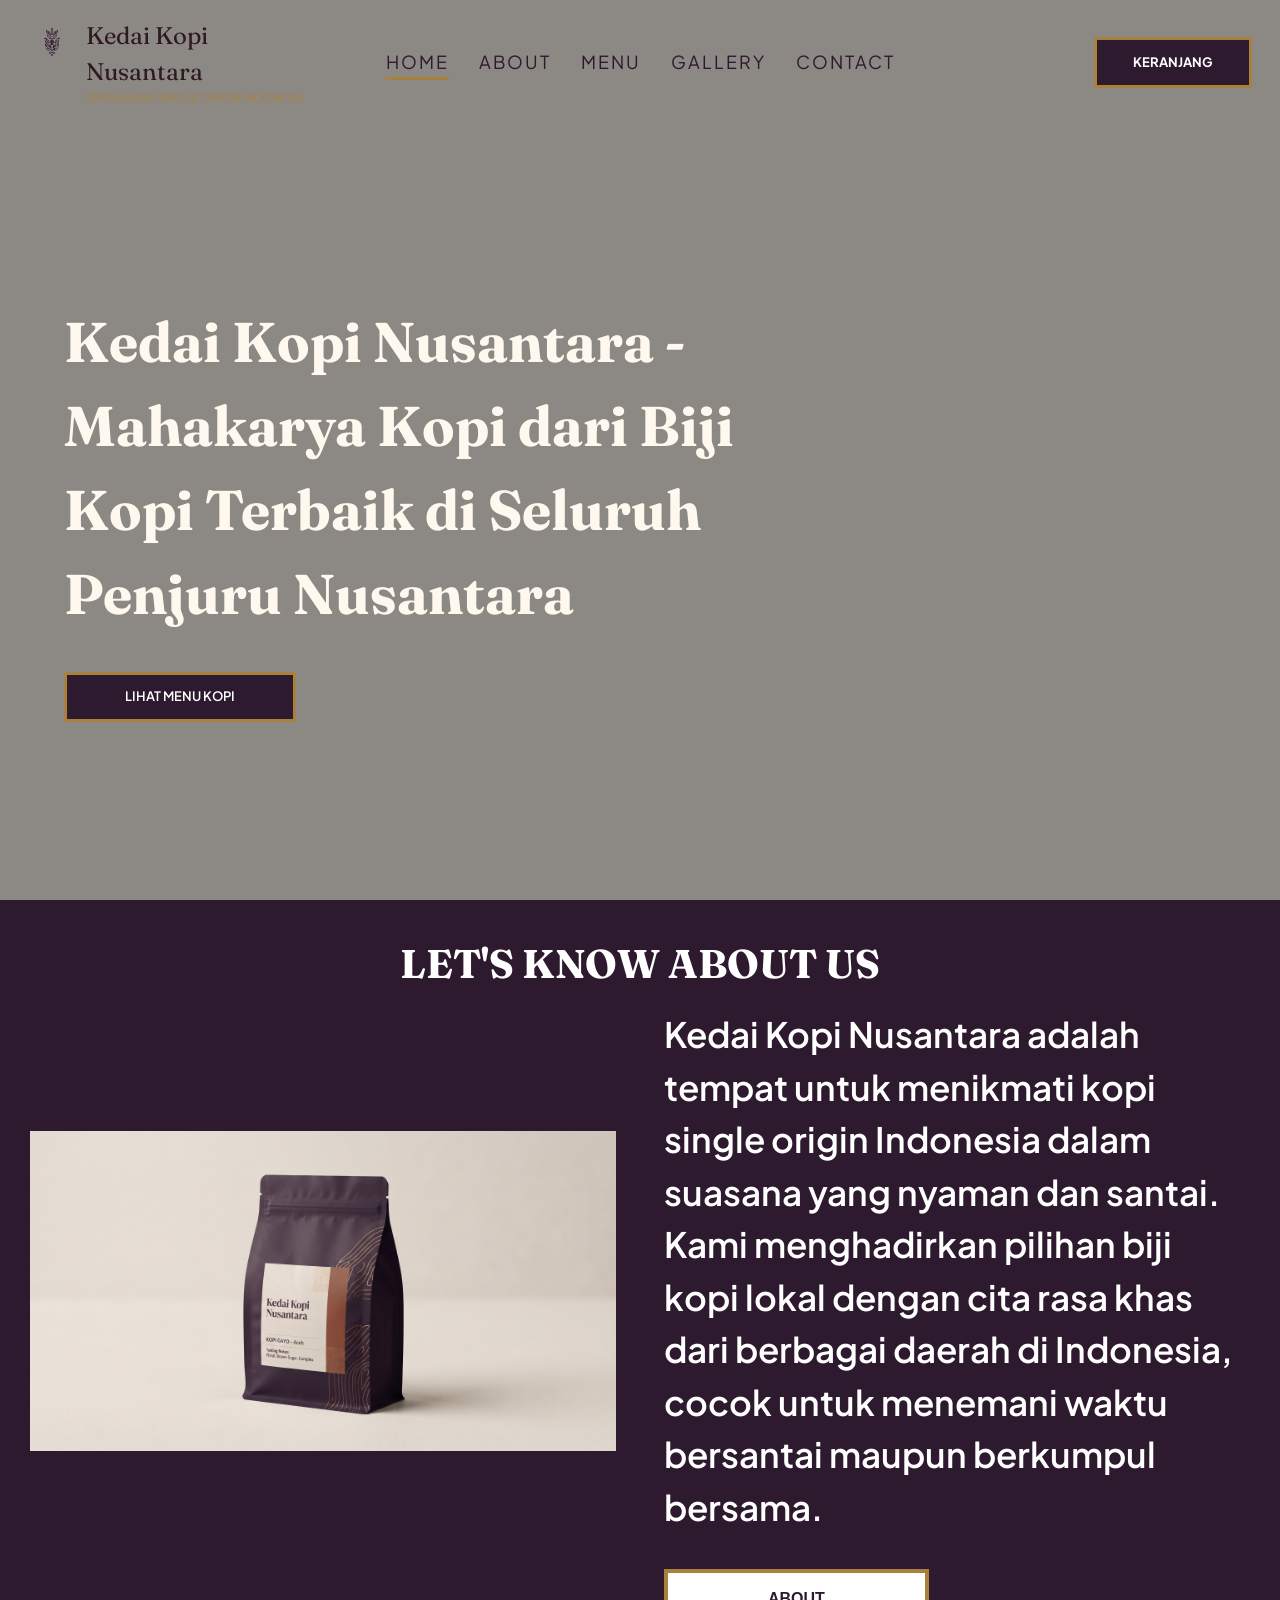
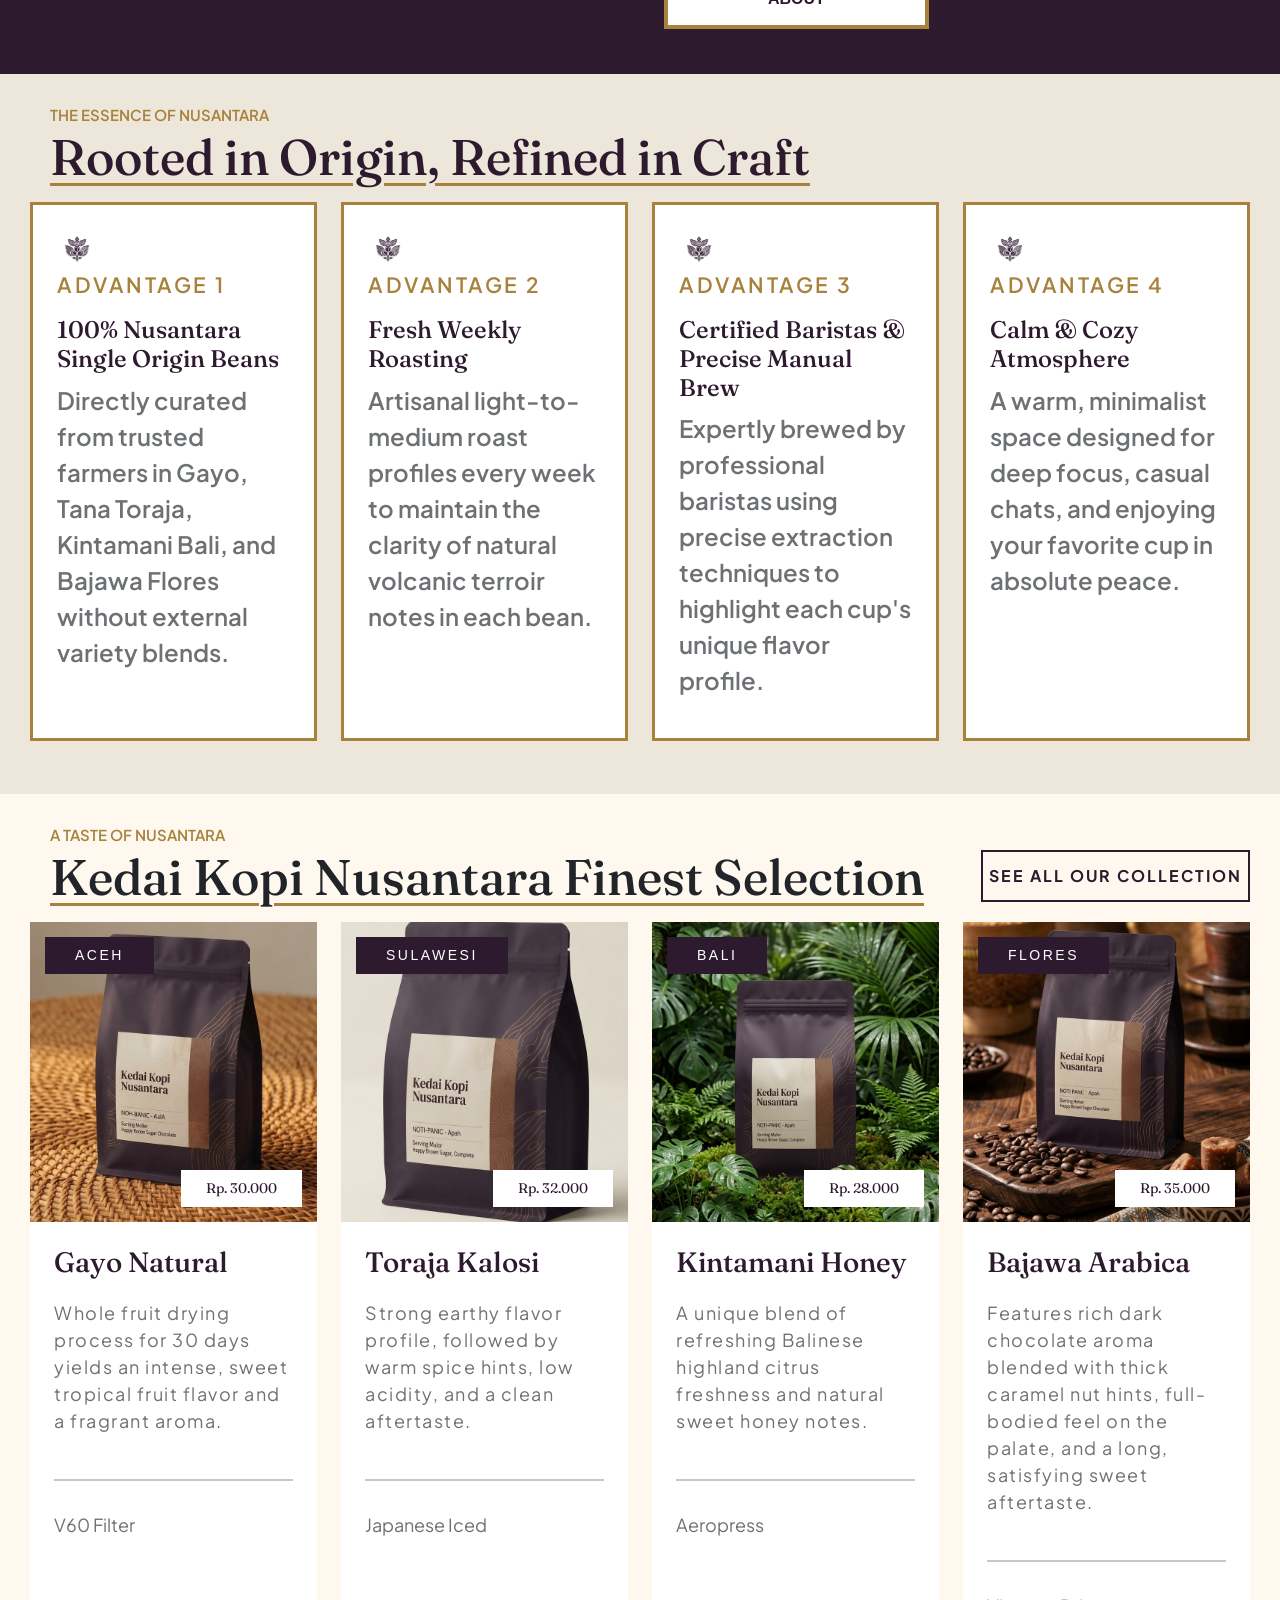
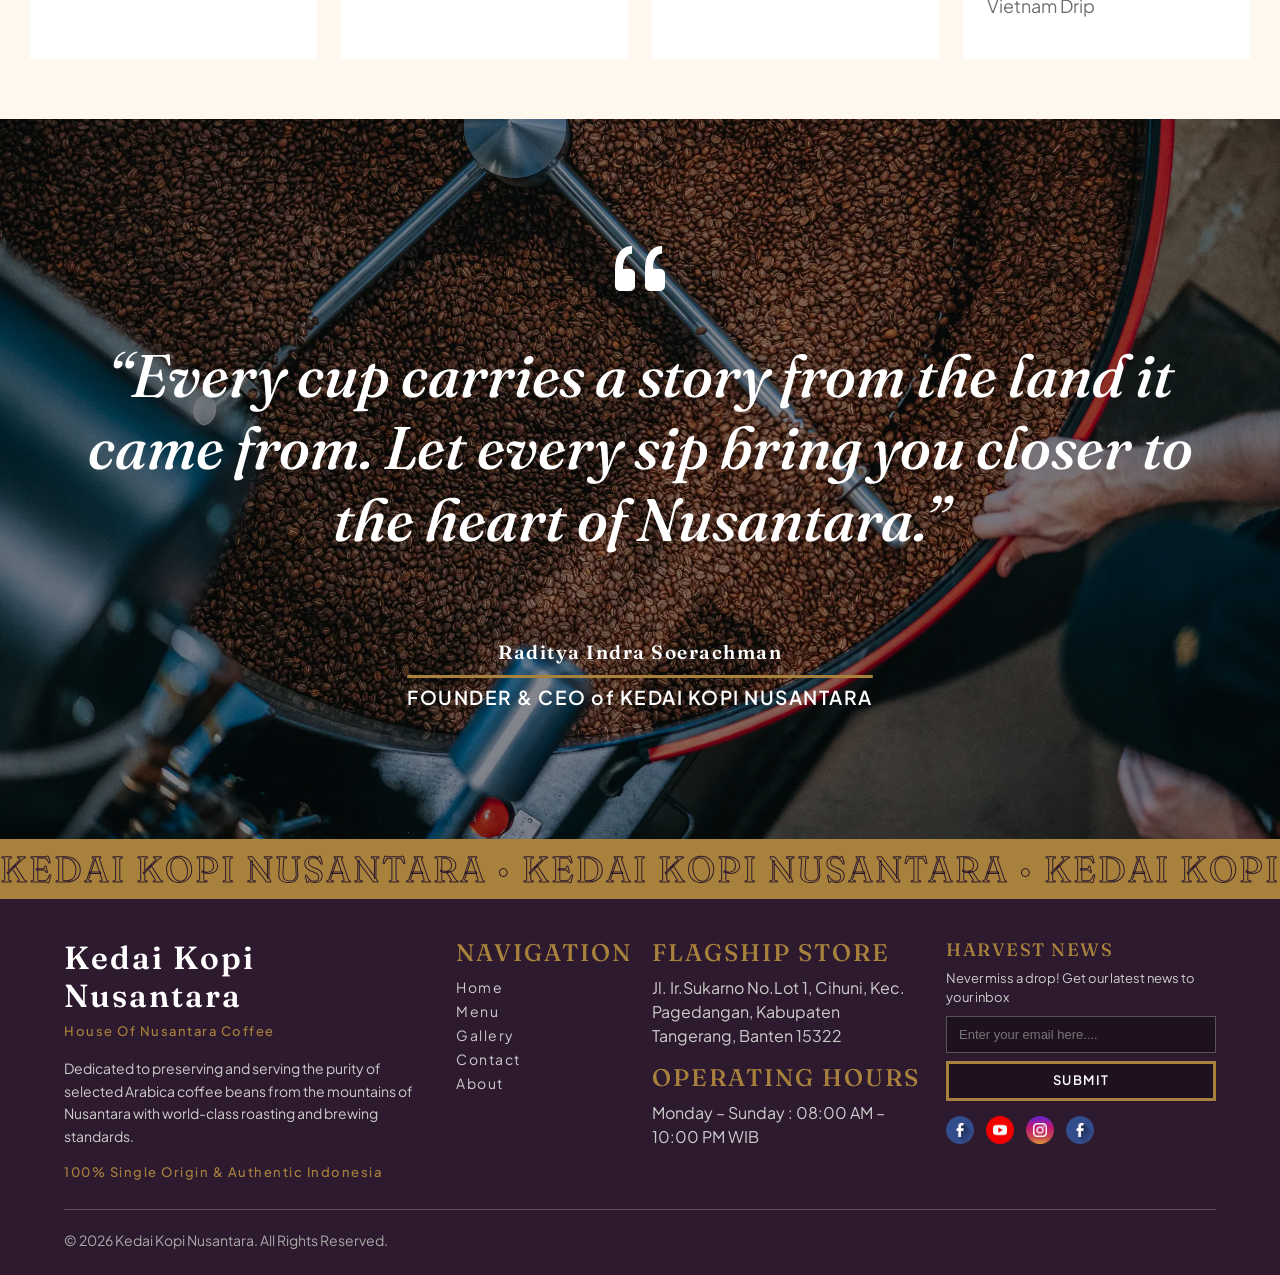
<file: index.html>
<!DOCTYPE html>
<html lang="en">
<head>
    <meta charset="UTF-8">
    <meta name="viewport" content="width=device-width, initial-scale=1.0">
    <title>Kedai Kopi Nusantara</title>
    <link rel="icon" type="image/png" href="assets/images/favicon.png">
    <link rel="stylesheet" href="https://cdn.jsdelivr.net/npm/bootstrap-icons@1.11.3/font/bootstrap-icons.min.css">
    <link href="https://cdn.jsdelivr.net/npm/bootstrap@5.1.3/dist/css/bootstrap.min.css" rel="stylesheet" integrity="sha384-1BmE4kWBq78iYhFldvKuhfTAU6auU8tT94WrHftjDbrCEXSU1oBoqyl2QvZ6jIW3" crossorigin="anonymous">
    <link rel="stylesheet" href="style.css">
</head>

<body>
    
    <header class="site-header">
        <div class="header-inner flex-wrap flex-md-nowrap">
            <nav class="nav-left">
                <a href="">
                    <img class="logo-image" src="assets/images/logo.png" alt="logo">
                    <span class="brand-text">
                        <span class="brand-name">Kedai Kopi Nusantara</span>
                        <span class="brand-tagline d-none d-md-block">SPESIALISASI SINGLE ORIGIN INDONESIA</span>
                    </span>
                </a>
            </nav>

            <button class="btn border-0 p-0 d-md-none" type="button" data-bs-toggle="collapse" data-bs-target="#home-nav" aria-label="Menu">
                <i class="bi bi-list fs-2"></i>
            </button>

            <nav id="home-nav" class="main-nav collapse d-md-flex order-last order-md-0">
                <ul class="navlist flex-column flex-md-row align-items-center">
                    <li><a class="active" href="/">HOME</a></li>   
                    <li><a href="about.html">ABOUT</a></li>   
                    <li><a href="menu.html">MENU</a></li>   
                    <li><a href="gallery.html">GALLERY</a></li>   
                    <li><a href="contact.html">CONTACT</a></li>   
                    <li class="d-md-none"><a href="#">KERANJANG</a></li>
                </ul>
            </nav>

            <nav class="nav-right d-none d-md-flex">
                <div class="buy-basket">
                    <p>KERANJANG</p>
                </div>
            </nav>
        </div>
    </header>


    <div class="hero">
        <video class="hero-video" autoplay muted loop playsinline >
            <source src="assets/onyx.mp4" type="video/mp4">
        </video>

        <div class="hero-overlay"></div>

        <div class="hero-content">
            <p>Kedai Kopi Nusantara - <br>
            Mahakarya Kopi dari Biji Kopi Terbaik di Seluruh Penjuru Nusantara </p>

            <a href="/menu.html">LIHAT MENU KOPI</a>
        </div>
    </div>

    <section class="introduction-wrapper">
        <div class="introduction">
        <h1>LET'S KNOW ABOUT US</h1>
            <div class="intro-content row g-5">
                <div class="intro-content-left col-12 col-md-6">
                    <img src="assets/images/bungkuskopi.jpg" alt="">
                </div>
                <div class="intro-content-right col-12 col-md-6">
                    <p>Kedai Kopi Nusantara adalah tempat untuk 
                        menikmati kopi single origin Indonesia dalam suasana 
                        yang nyaman dan santai. <br> 
                        Kami menghadirkan pilihan biji 
                        kopi lokal dengan cita rasa khas dari berbagai daerah 
                        di Indonesia, cocok untuk menemani waktu bersantai 
                        maupun berkumpul bersama.</p>
                    
                    <a class="intro-about-cta" href="/about.html">ABOUT</a>
                </div>
            </div>
        </div>
    </section>

<section class="advantages-wrapper">
        <div class="advantages">
            <p class="advantages-tagline">THE ESSENCE OF NUSANTARA</p>
            <h1>Rooted in Origin, Refined in Craft</h1>
            <div class="advantages-card row g-4">
                <div class="col-12 col-md-6 col-lg-3">
                    <div class="advantages-card-wrapper h-100">
                        <img class="advantages-icon" src="assets/images/logo.png" alt="icon">
                        <p class="advantage-label">ADVANTAGE 1</p>
                        <h2>100% Nusantara Single Origin Beans</h2>
                        <p class="advantage-desc">Directly curated from trusted farmers in Gayo, Tana Toraja, Kintamani Bali, and Bajawa Flores without external variety blends.</p>
                    </div>
                </div>
            
                <div class="col-12 col-md-6 col-lg-3">
                    <div class="advantages-card-wrapper h-100">
                        <img class="advantages-icon" src="assets/images/logo.png" alt="icon">
                        <p class="advantage-label">ADVANTAGE 2</p>
                        <h2>Fresh Weekly Roasting</h2>
                        <p class="advantage-desc">Artisanal light-to-medium roast profiles every week to maintain the clarity of natural volcanic terroir notes in each bean.</p>
                    </div>
                </div>

                <div class="col-12 col-md-6 col-lg-3">
                    <div class="advantages-card-wrapper h-100">
                        <img class="advantages-icon" src="assets/images/logo.png" alt="icon">
                        <p class="advantage-label">ADVANTAGE 3</p>
                        <h2>Certified Baristas & Precise Manual Brew</h2>
                        <p class="advantage-desc">Expertly brewed by professional baristas using precise extraction techniques to highlight each cup's unique flavor profile.</p>
                    </div>
                </div>

                <div class="col-12 col-md-6 col-lg-3">
                    <div class="advantages-card-wrapper h-100">
                        <img class="advantages-icon" src="assets/images/logo.png" alt="icon">
                        <p class="advantage-label">ADVANTAGE 4</p>
                        <h2>Calm & Cozy Atmosphere</h2>
                        <p class="advantage-desc">A warm, minimalist space designed for deep focus, casual chats, and enjoying your favorite cup in absolute peace.</p>
                    </div>
                </div>
            </div>
        </div>
    </section>

    <section class="best-seller-wrapper">
        <div class="best-seller">
            <div class="best-seller-header d-flex flex-column flex-md-row align-items-start align-items-md-end gap-3">
                <div class="best-seller-title">
                    <p class="best-seller-tagline">A TASTE OF NUSANTARA</p>
                    <h1>Kedai Kopi Nusantara Finest Selection</h1>
                </div>

                <a class="best-seller-menu-cta" href="/menu.html">SEE ALL OUR COLLECTION</a>
            </div>

            <div class="best-seller-card-row row row-cols-1 row-cols-md-2 row-cols-lg-4 g-4">
                <div class="col">
                    <a href="menu.html" class="best-seller-card-wrapper h-100">
                        <div class="best-seller-card">
                            <div class="best-seller-card-image img-1">
                                <p class="best-seller-card-region">ACEH</p>
                                <p class="best-seller-card-price">Rp. 30.000</p>
                            </div>

                            <div class="best-seller-card-info">
                                <h2>Gayo Natural</h2>
                                <p class="best-seller-card-desc">Whole fruit drying process 
                                    for 30 days yields an intense, 
                                    sweet tropical fruit flavor 
                                    and a fragrant aroma.</p>
                                <hr>
                                <p class="best-seller-card-brew">V60 Filter</p>
                            </div>
                        </div>
                    </a>
                </div>
                
                <div class="col">
                    <a href="menu.html" class="best-seller-card-wrapper h-100">
                        <div class="best-seller-card">
                            <div class="best-seller-card-image img-2">
                                <p class="best-seller-card-region">SULAWESI</p>
                                <p class="best-seller-card-price">Rp. 32.000</p>
                            </div>

                            <div class="best-seller-card-info">
                                <h2>Toraja Kalosi</h2>
                                <p class="best-seller-card-desc">Strong earthy flavor profile, 
                                    followed by warm spice hints, 
                                    low acidity, and a clean aftertaste.</p>
                                <hr>
                                <p class="best-seller-card-brew">Japanese Iced</p>
                            </div>
                        </div>
                    </a>
                </div>

                <div class="col">
                    <a href="menu.html" class="best-seller-card-wrapper h-100">
                        <div class="best-seller-card">
                            <div class="best-seller-card-image img-3">
                                <p class="best-seller-card-region">BALI</p>
                                <p class="best-seller-card-price">Rp. 28.000</p>
                            </div>
            
                            <div class="best-seller-card-info">
                                <h2>Kintamani Honey</h2>
                                <p class="best-seller-card-desc">A unique blend of refreshing 
                                    Balinese highland citrus freshness 
                                    and natural sweet honey notes.</p>
                                <hr>
                                <p class="best-seller-card-brew">Aeropress</p>
                            </div>
                        </div>
                    </a>
                </div>
                
                <div class="col">
                    <a href="menu.html" class="best-seller-card-wrapper h-100">
                        <div class="best-seller-card">
                            <div class="best-seller-card-image img-4">
                                <p class="best-seller-card-region">FLORES</p>
                                <p class="best-seller-card-price">Rp. 35.000</p>
                            </div>
            
                            <div class="best-seller-card-info">
                                <h2>Bajawa Arabica</h2>
                                <p class="best-seller-card-desc">Features rich dark chocolate aroma 
                                    blended with thick caramel nut hints, 
                                    full-bodied feel on the palate, and a 
                                    long, satisfying sweet aftertaste.</p>
                                <hr>
                                <p class="best-seller-card-brew">Vietnam Drip</p>
                            </div>
                        </div>
                    </a>
                </div>
            </div>
        </div>
    </section>

    <section class="quote-home-wrapper">
        <div class="quote-home">
            <div class="quote-home-content">
                <i class="bi bi-quote"></i>
                <h1><i>“Every cup carries a story from the land it came from. Let every sip bring you closer to the heart of Nusantara.”</i></h1>
            
                <hr>

                <div class="quote-home-info">
                    <p class="quote-name">Raditya Indra Soerachman</p>
                    <p class="quote-role">FOUNDER & CEO of KEDAI KOPI NUSANTARA</p>
                </div>
            </div>
            <div class="quote-home-overlay"></div>

        </div>
    </section>

    <div class="marquee">
        <div class="marquee-line">
            <span>KEDAI KOPI NUSANTARA • KEDAI KOPI NUSANTARA • KEDAI KOPI NUSANTARA • </span>
            <span>KEDAI KOPI NUSANTARA • KEDAI KOPI NUSANTARA • KEDAI KOPI NUSANTARA • </span>
            <span>KEDAI KOPI NUSANTARA • KEDAI KOPI NUSANTARA • KEDAI KOPI NUSANTARA • </span>
            <span>KEDAI KOPI NUSANTARA • KEDAI KOPI NUSANTARA • KEDAI KOPI NUSANTARA • </span>
        </div>
    </div>

<footer class="footer-wrapper text-white">
        <div class="footer">
            <div class="footer-top row g-4">
                <div class="footer-about col-12 col-md-6 col-lg-4">
                    <div class="footer-about-brand">
                        <h2>Kedai Kopi Nusantara</h2>
                        <h3 class="mt-2">House Of Nusantara Coffee</h3>
                    </div>
                    <p>Dedicated to preserving and serving the purity of selected Arabica coffee beans from the mountains of Nusantara with world-class roasting and brewing standards.</p>
                    <h3 class="mt-2">100% Single Origin & Authentic Indonesia</h3>
                </div>

                <div class="footer-navigation col-6 col-md-3 col-lg-2">
                    <h2 class="footer-sub-title">NAVIGATION</h2>
                    <ul>
                        <li><a href="/">Home</a></li>
                        <li><a href="/menu.html">Menu</a></li>
                        <li><a href="/gallery.html">Gallery</a></li>
                        <li><a href="/contact.html">Contact</a></li>
                        <li><a href="/about.html">About</a></li>
                    </ul>
                </div>

                <div class="footer-visit col-6 col-md-3 col-lg-3">
                    <div class="footer-visit-location">
                        <h2 class="footer-sub-title">FLAGSHIP STORE</h2>
                        <p class="footer-desc">Jl. Ir.Sukarno No.Lot 1, Cihuni, Kec. Pagedangan, Kabupaten Tangerang, Banten 15322</p>
                    </div>

                    <div class="footer-visit-time">
                        <h2 class="footer-sub-title">OPERATING HOURS</h2>
                        <p class="footer-desc">Monday – Sunday : 08:00 AM – 10:00 PM WIB</p>
                    </div>
                </div>
                
                <div class="footer-news col-12 col-lg-3">
                    <div class="footer-news-email">
                        <h3>HARVEST NEWS</h3>
                        <p class="footer-desc">Never miss a drop! Get our latest news to your inbox</p>
                        <input type="email" name="email" id="email" placeholder="Enter your email here....">
                        <button class="footer-news-email-submit" type="submit">SUBMIT</button>
                    </div>

                    <div class="footer-news-social">
                        <a href="#">
                            <img src="assets/images/social/facebook.png" alt="">
                        </a>
                        <a href="#">
                            <img src="assets/images/social/youtube.png" alt="">
                        </a>
                        <a href="#">
                            <img src="assets/images/social/instagram.png" alt="">
                        </a>
                        <a href="#">
                            <img src="assets/images/social/facebook.png" alt="">
                        </a>
                    </div>
                </div>
            </div>
        <hr>
            <div class="footer-bot d-flex text-center justify-content-start">
                <p>© 2026 Kedai Kopi Nusantara. All Rights Reserved.</p>
            </div>
        </div>
    </footer>

<script src="script.js"></script>
<script src="https://cdn.jsdelivr.net/npm/bootstrap@5.1.3/dist/js/bootstrap.bundle.min.js"></script>
</body>
</html>
</file>
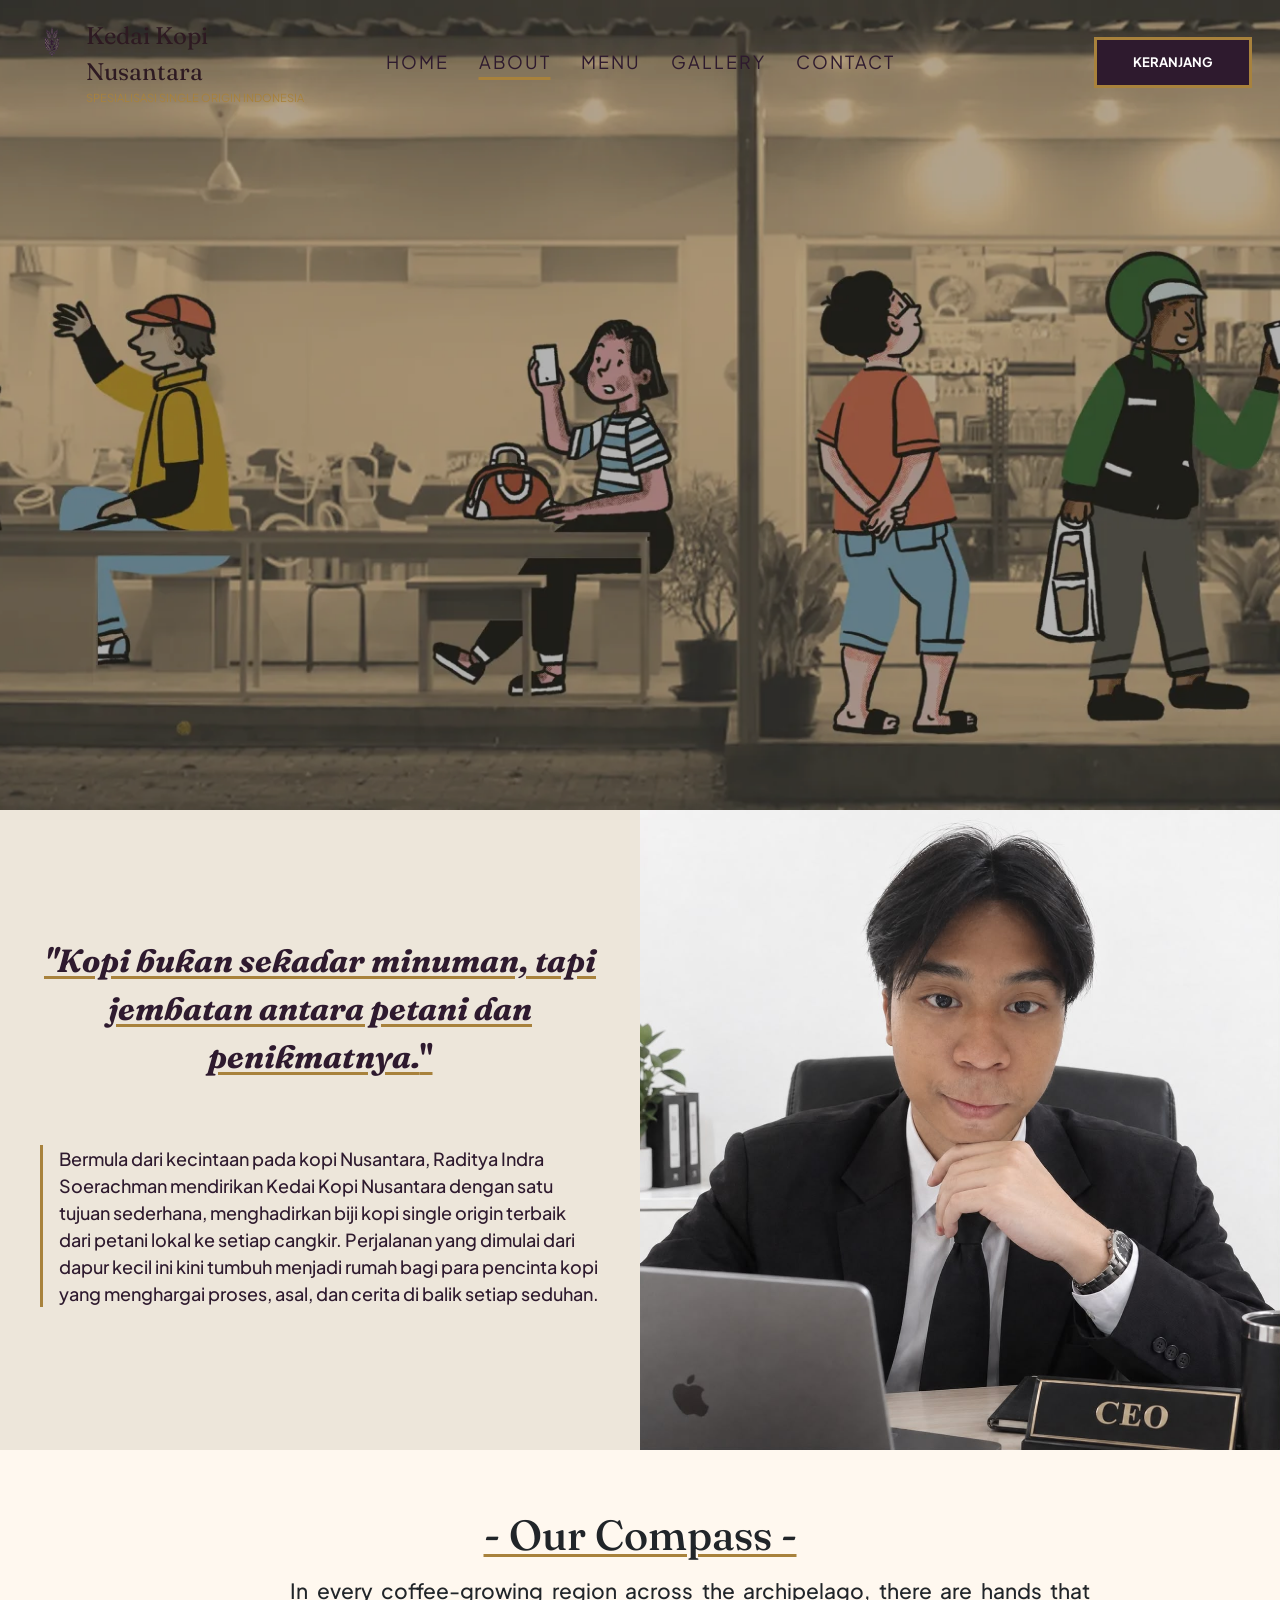
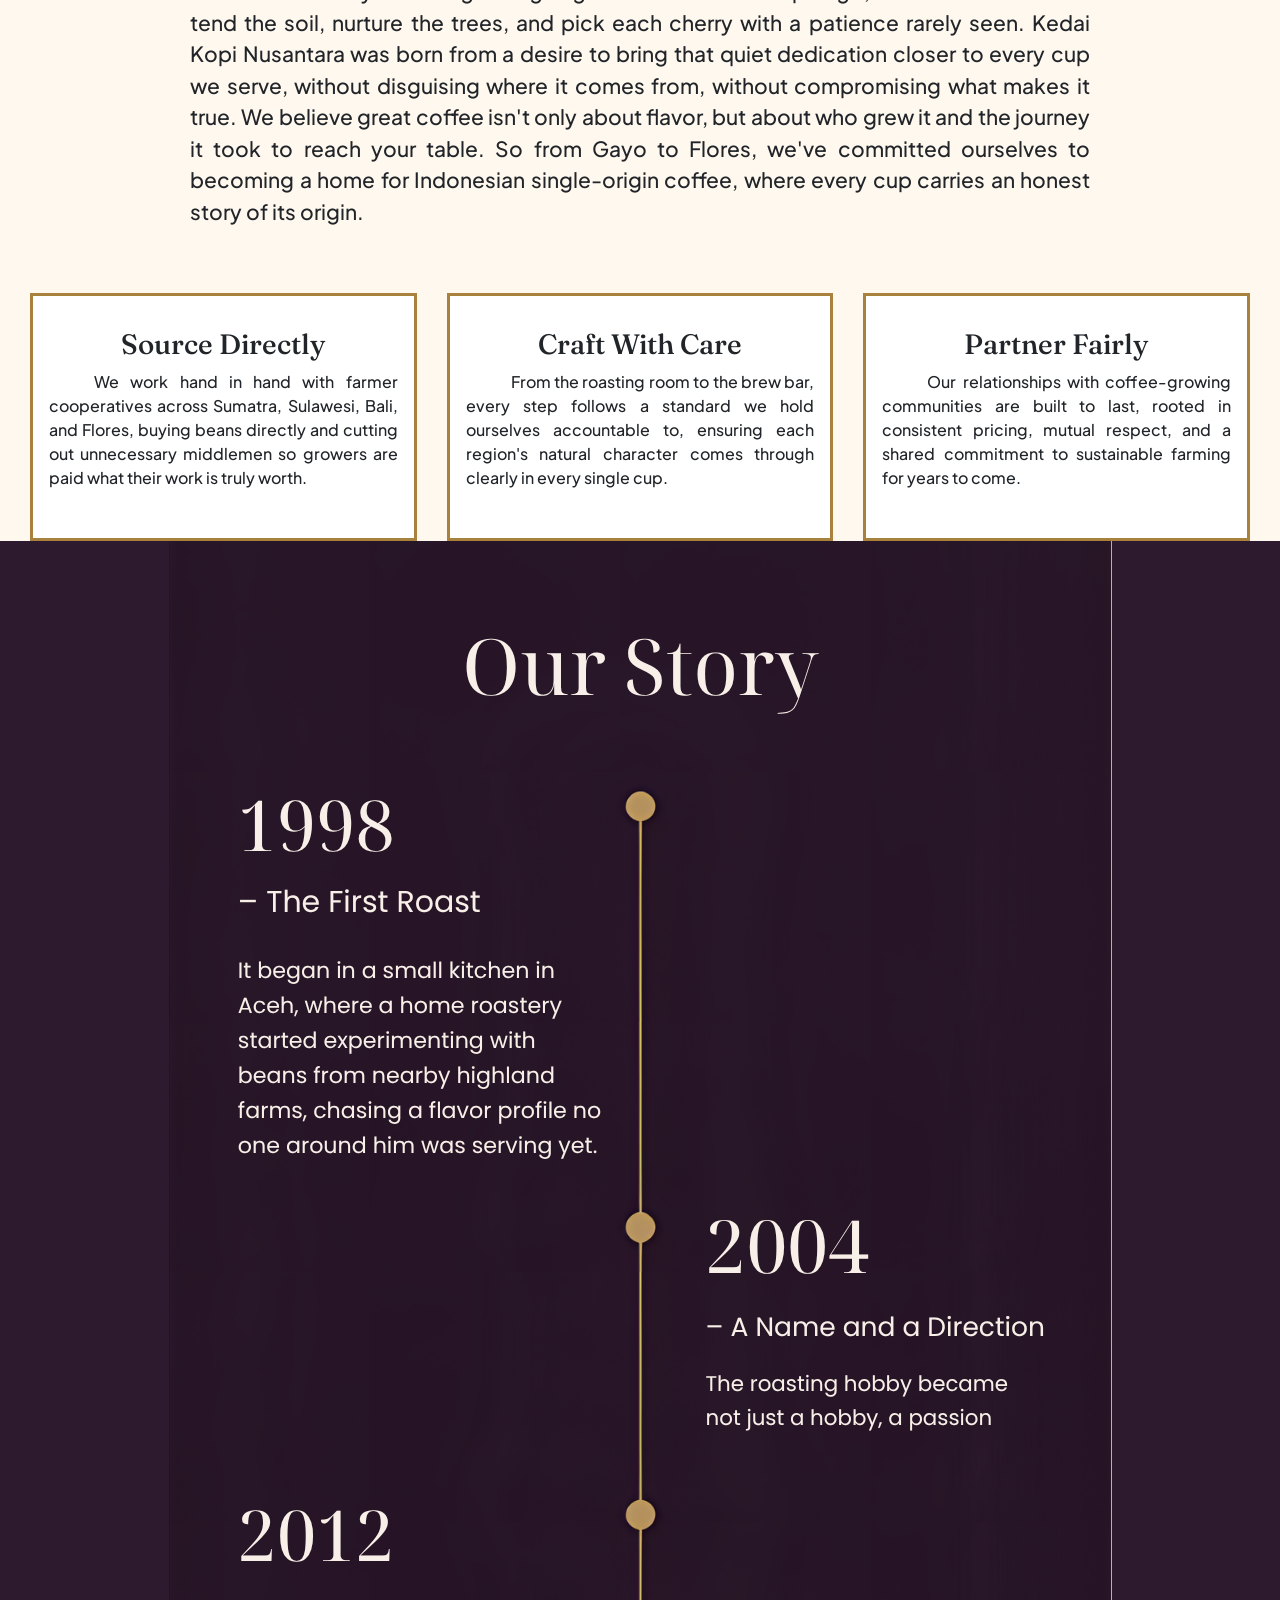
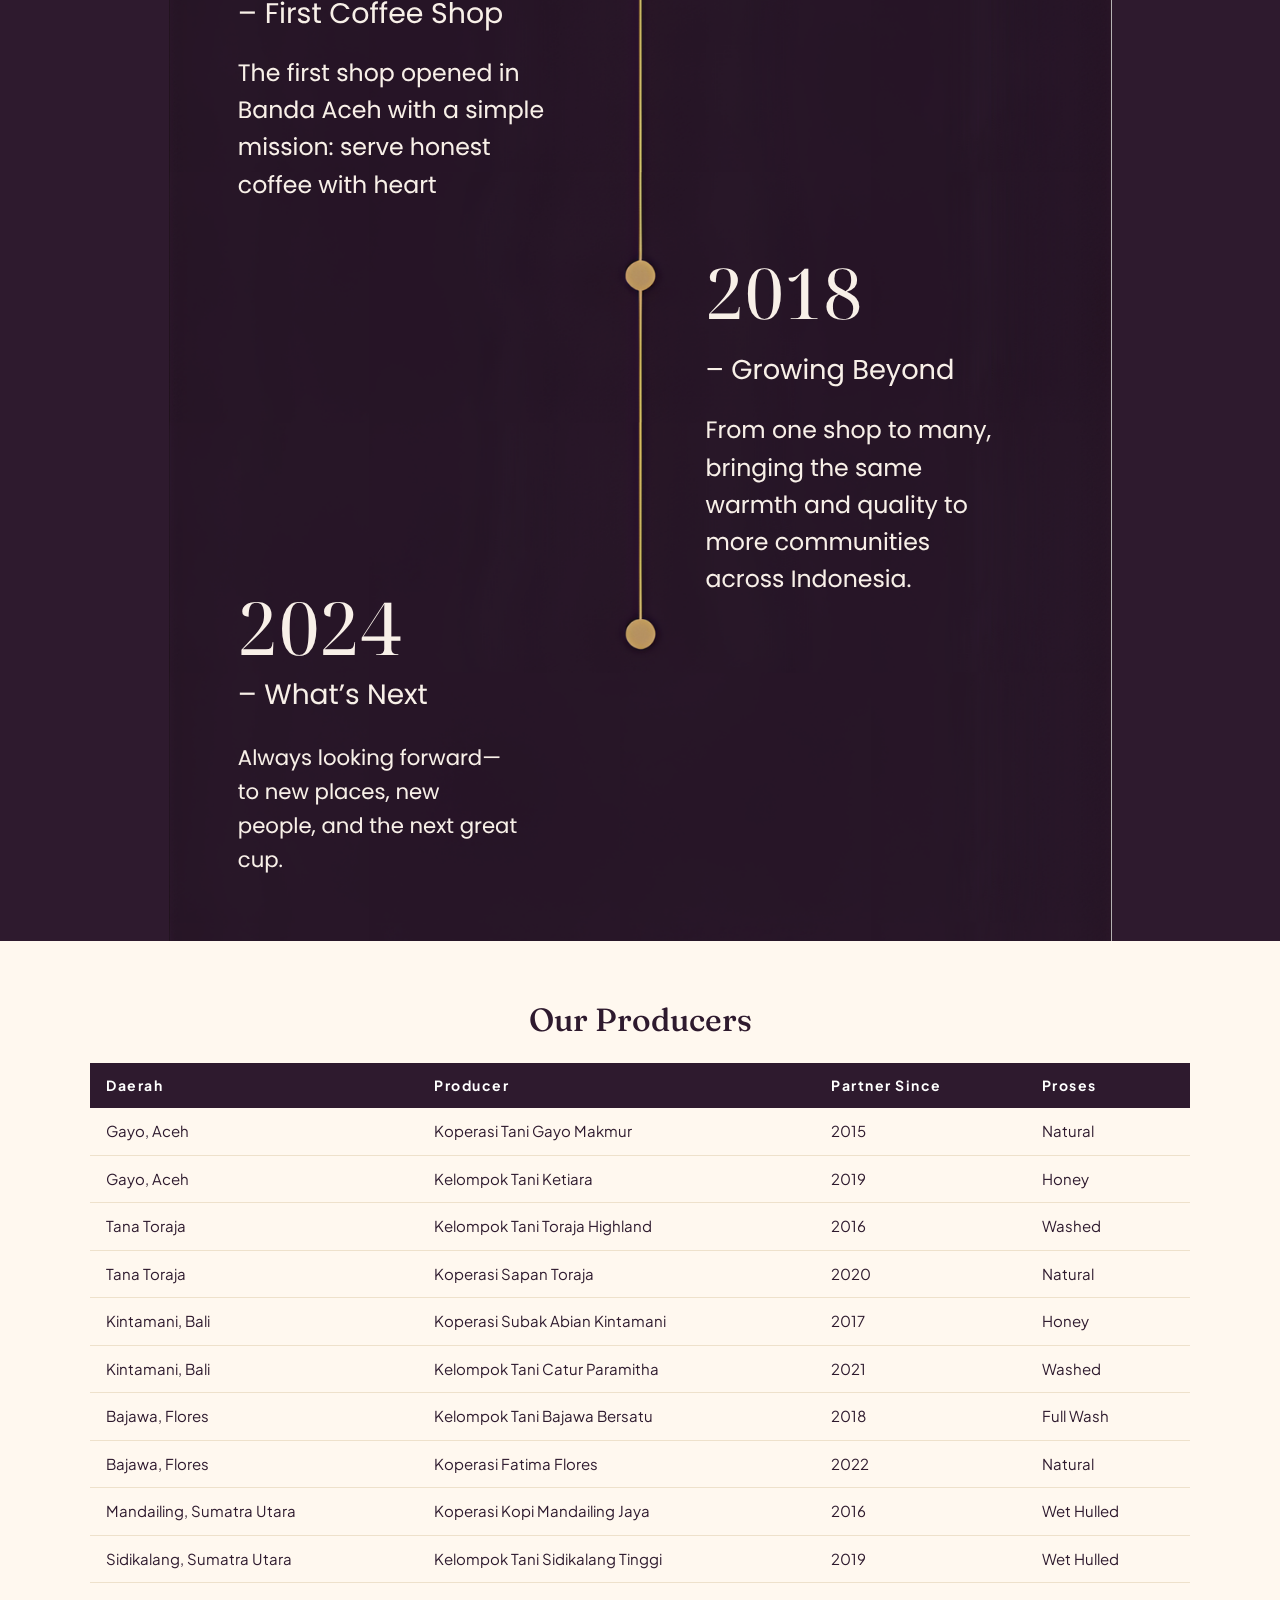
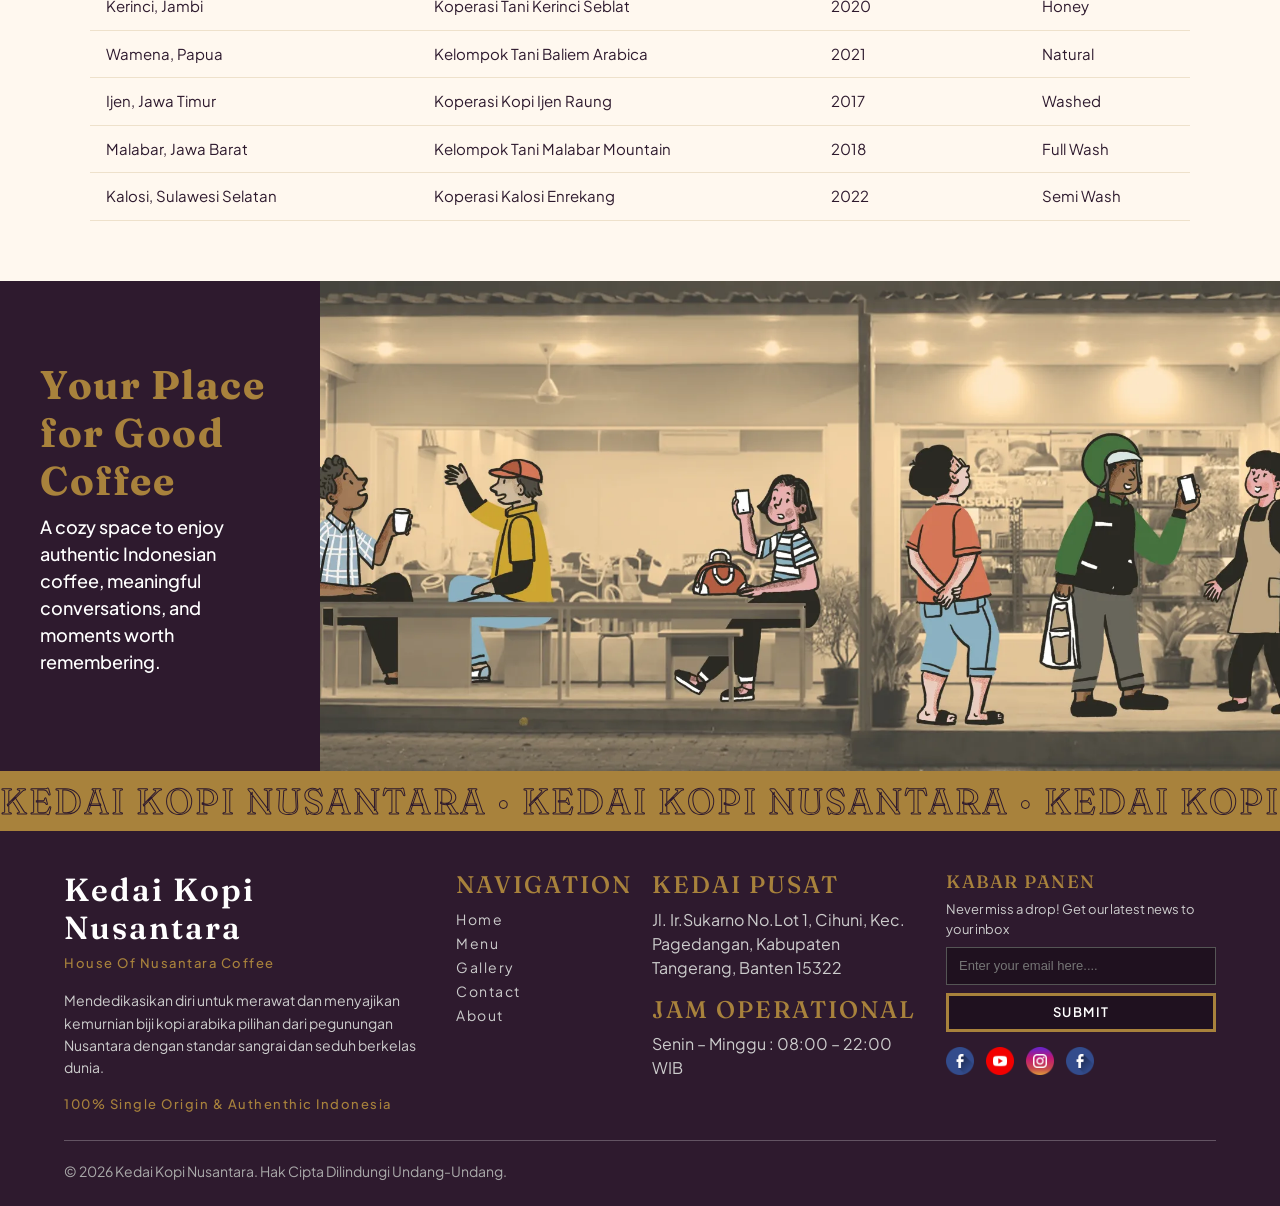
<file: about.html>
<!DOCTYPE html>
<html lang="en">
<head>
    <meta charset="UTF-8">
    <meta name="viewport" content="width=device-width, initial-scale=1.0">
    <title>Kedai Kopi Nusantara</title>
    <link rel="icon" type="image/png" href="assets/images/favicon.png">
    <link rel="stylesheet" href="https://cdn.jsdelivr.net/npm/bootstrap-icons@1.11.3/font/bootstrap-icons.min.css">
    <link href="https://cdn.jsdelivr.net/npm/bootstrap@5.1.3/dist/css/bootstrap.min.css" rel="stylesheet" integrity="sha384-1BmE4kWBq78iYhFldvKuhfTAU6auU8tT94WrHftjDbrCEXSU1oBoqyl2QvZ6jIW3" crossorigin="anonymous">
    <link rel="stylesheet" href="style.css">
</head>

<body>
        <header class="site-header">
        <div class="header-inner flex-wrap flex-md-nowrap">
            <nav class="nav-left">
                <a href="">
                    <img class="logo-image" src="assets/images/logo.png" alt="logo">
                    <span class="brand-text">
                        <span class="brand-name">Kedai Kopi Nusantara</span>
                        <span class="brand-tagline d-none d-md-block">SPESIALISASI SINGLE ORIGIN INDONESIA</span>
                    </span>
                </a>
            </nav>

            <button class="btn border-0 p-0 d-md-none" type="button" data-bs-toggle="collapse" data-bs-target="#home-nav" aria-label="Menu">
                <i class="bi bi-list fs-2"></i>
            </button>

            <nav id="home-nav" class="main-nav collapse d-md-flex order-last order-md-0">
                <ul class="navlist flex-column flex-md-row align-items-center">
                    <li><a href="index.html">HOME</a></li>   
                    <li><a class="active" href="about.html">ABOUT</a></li>   
                    <li><a href="menu.html">MENU</a></li>   
                    <li><a href="gallery.html">GALLERY</a></li>   
                    <li><a href="contact.html">CONTACT</a></li>   
                    <li class="d-md-none"><a href="#">KERANJANG</a></li>
                </ul>
            </nav>

            <nav class="nav-right d-none d-md-flex">
                <div class="buy-basket">
                    <p>KERANJANG</p>
                </div>
            </nav>
        </div>
    </header>

    <div class="hero-about">
        <div class="hero-about-overlay"></div>
        <img class="hero-about-img" src="assets/images/about-hero/about-hero-img.png" alt="">
    </div>
    
    <div class="about-founder-wrapper">
        <div class="about-founder d-flex flex-row">
            <div class="about-founder-desc">
                <p class="about-founder-quote"><i>"Kopi bukan sekadar minuman, tapi jembatan antara petani dan penikmatnya.</i>"</p>
                <p class="about-founder-story">Bermula dari kecintaan pada kopi Nusantara, Raditya Indra Soerachman mendirikan Kedai Kopi Nusantara dengan satu tujuan sederhana, menghadirkan biji kopi single origin terbaik dari petani lokal ke setiap cangkir. Perjalanan yang dimulai dari dapur kecil ini kini tumbuh menjadi rumah bagi para pencinta kopi yang menghargai proses, asal, dan cerita di balik setiap seduhan.</p>
            </div>
            <div class="about-founder-img">
                <img src="assets/images/founder-img/1.jpeg" alt="placeholder">
            </div>
        </div>
    </div>

<section class="about-goal-wrapper">
    <div class="about-goal d-flex flex-column">
        <div class="about-goal-intro">
            <h2>- Our Compass -</h2>
            <p>In every coffee-growing region across the archipelago, there are hands 
that tend the soil, nurture the trees, and pick each cherry with a 
patience rarely seen. Kedai Kopi Nusantara was born from a desire to 
bring that quiet dedication closer to every cup we serve, without 
disguising where it comes from, without compromising what makes it 
true. We believe great coffee isn't only about flavor, but about who 
grew it and the journey it took to reach your table. So from Gayo to 
Flores, we've committed ourselves to becoming a home for Indonesian 
single-origin coffee, where every cup carries an honest story of its 
origin.</p>
        </div>

        <div class="about-goal-pillars">
            <div class="about-goal-pillar">
                <h3>Source Directly</h3>
                <p>We work hand in hand with farmer cooperatives across Sumatra, Sulawesi, 
Bali, and Flores, buying beans directly and cutting out unnecessary 
middlemen so growers are paid what their work is truly worth.</p>
            </div>
            <div class="about-goal-pillar">
                <h3>Craft With Care</h3>
                <p>From the roasting room to the brew bar, every step follows a standard 
we hold ourselves accountable to, ensuring each region's natural 
character comes through clearly in every single cup.</p>
            </div>
            <div class="about-goal-pillar">
                <h3>Partner Fairly</h3>
                <p>Our relationships with coffee-growing communities are built to last, 
rooted in consistent pricing, mutual respect, and a shared commitment 
to sustainable farming for years to come.</p>
            </div>
        </div>
    </div>
</section>

    <div class="about-timeline-wrapper">
        <img src="assets/images/storyline/storyline.png" alt="">
    </div>

    <section class="about-producers-wrapper">
        <div class="about-producers">
            <h2 class="about-producers-title">Our Producers</h2>
            <div class="about-producers-scroll">
                <table class="about-producers-table">
                    <thead>
                        <tr>
                            <th>Daerah</th>
                            <th>Producer</th>
                            <th>Partner Since</th>
                            <th>Proses</th>
                        </tr>
                    </thead>
                    <tbody>
                        <tr>
                            <td>Gayo, Aceh</td>
                            <td>Koperasi Tani Gayo Makmur</td>
                            <td>2015</td>
                            <td>Natural</td>
                        </tr>
                        <tr>
                            <td>Gayo, Aceh</td>
                            <td>Kelompok Tani Ketiara</td>
                            <td>2019</td>
                            <td>Honey</td>
                        </tr>
                        <tr>
                            <td>Tana Toraja</td>
                            <td>Kelompok Tani Toraja Highland</td>
                            <td>2016</td>
                            <td>Washed</td>
                        </tr>
                        <tr>
                            <td>Tana Toraja</td>
                            <td>Koperasi Sapan Toraja</td>
                            <td>2020</td>
                            <td>Natural</td>
                        </tr>
                        <tr>
                            <td>Kintamani, Bali</td>
                            <td>Koperasi Subak Abian Kintamani</td>
                            <td>2017</td>
                            <td>Honey</td>
                        </tr>
                        <tr>
                            <td>Kintamani, Bali</td>
                            <td>Kelompok Tani Catur Paramitha</td>
                            <td>2021</td>
                            <td>Washed</td>
                        </tr>
                        <tr>
                            <td>Bajawa, Flores</td>
                            <td>Kelompok Tani Bajawa Bersatu</td>
                            <td>2018</td>
                            <td>Full Wash</td>
                        </tr>
                        <tr>
                            <td>Bajawa, Flores</td>
                            <td>Koperasi Fatima Flores</td>
                            <td>2022</td>
                            <td>Natural</td>
                        </tr>
                        <tr>
                            <td>Mandailing, Sumatra Utara</td>
                            <td>Koperasi Kopi Mandailing Jaya</td>
                            <td>2016</td>
                            <td>Wet Hulled</td>
                        </tr>
                        <tr>
                            <td>Sidikalang, Sumatra Utara</td>
                            <td>Kelompok Tani Sidikalang Tinggi</td>
                            <td>2019</td>
                            <td>Wet Hulled</td>
                        </tr>
                        <tr>
                            <td>Kerinci, Jambi</td>
                            <td>Koperasi Tani Kerinci Seblat</td>
                            <td>2020</td>
                            <td>Honey</td>
                        </tr>
                        <tr>
                            <td>Wamena, Papua</td>
                            <td>Kelompok Tani Baliem Arabica</td>
                            <td>2021</td>
                            <td>Natural</td>
                        </tr>
                        <tr>
                            <td>Ijen, Jawa Timur</td>
                            <td>Koperasi Kopi Ijen Raung</td>
                            <td>2017</td>
                            <td>Washed</td>
                        </tr>
                        <tr>
                            <td>Malabar, Jawa Barat</td>
                            <td>Kelompok Tani Malabar Mountain</td>
                            <td>2018</td>
                            <td>Full Wash</td>
                        </tr>
                        <tr>
                            <td>Kalosi, Sulawesi Selatan</td>
                            <td>Koperasi Kalosi Enrekang</td>
                            <td>2022</td>
                            <td>Semi Wash</td>
                        </tr>
                    </tbody>
                </table>
            </div>
        </div>
    </section>

    <section class="about-decoration-wrapper">
        <div class="about-decoration d-flex flex-row">
            <div class="about-decoration-text">
                <h1>Your Place<br>for Good Coffee</h1>
                <p>A cozy space to enjoy authentic Indonesian coffee, meaningful conversations, and moments worth remembering.</p>
            </div>
            <div class="about-decoration-img">
                <img src="assets/images/about-hero/about-hero-img.png" alt="">
            </div>
        </div>
    </section>

    <div class="marquee">
        <div class="marquee-line">
            <span>KEDAI KOPI NUSANTARA • KEDAI KOPI NUSANTARA • KEDAI KOPI NUSANTARA • </span>
            <span>KEDAI KOPI NUSANTARA • KEDAI KOPI NUSANTARA • KEDAI KOPI NUSANTARA • </span>
            <span>KEDAI KOPI NUSANTARA • KEDAI KOPI NUSANTARA • KEDAI KOPI NUSANTARA • </span>
            <span>KEDAI KOPI NUSANTARA • KEDAI KOPI NUSANTARA • KEDAI KOPI NUSANTARA • </span>
        </div>
    </div>

    <footer class="footer-wrapper text-white">
        <div class="footer">
            <div class="footer-top row g-4">
                <div class="footer-about col-12 col-md-6 col-lg-4">
                    <div class="footer-about-brand">
                        <h2>Kedai Kopi Nusantara</h2>
                        <h3 class="mt-2">House Of Nusantara Coffee</h3>
                    </div>
                    <p>Mendedikasikan diri untuk merawat dan menyajikan kemurnian biji kopi arabika pilihan dari pegunungan Nusantara dengan standar sangrai dan seduh berkelas dunia.</p>
                    <h3 class="mt-2">100% Single Origin & Authenthic Indonesia</h3>
                </div>

                <div class="footer-navigation col-6 col-md-3 col-lg-2">
                    <h2 class="footer-sub-title">NAVIGATION</h2>
                    <ul>
                        <li><a href="/">Home</a></li>
                        <li><a href="/menu.html">Menu</a></li>
                        <li><a href="/gallery.html">Gallery</a></li>
                        <li><a href="/contact.html">Contact</a></li>
                        <li><a href="/about.html">About</a></li>
                    </ul>
                </div>

                <div class="footer-visit col-6 col-md-3 col-lg-3">
                    <div class="footer-visit-location">
                        <h2 class="footer-sub-title">KEDAI PUSAT</h2>
                        <p class="footer-desc">Jl. Ir.Sukarno No.Lot 1, Cihuni, Kec. Pagedangan, Kabupaten Tangerang, Banten 15322</p>
                    </div>

                    <div class="footer-visit-time">
                        <h2 class="footer-sub-title">JAM OPERATIONAL</h2>
                        <p class="footer-desc">Senin – Minggu : 08:00 – 22:00 WIB</p>
                    </div>
                </div>
                
                <div class="footer-news col-12 col-lg-3">
                    <div class="footer-news-email">
                        <h3>KABAR PANEN</h3>
                        <p class="footer-desc">Never miss a drop! Get our latest news to your inbox</p>
                        <input type="email" name="email" id="email" placeholder="Enter your email here....">
                        <button class="footer-news-email-submit" type="submit">SUBMIT</button>
                    </div>

                    <div class="footer-news-social">
                        <a href="#">
                            <img src="assets/images/social/facebook.png" alt="">
                        </a>
                        <a href="#">
                            <img src="assets/images/social/youtube.png" alt="">
                        </a>
                        <a href="#">
                            <img src="assets/images/social/instagram.png" alt="">
                        </a>
                        <a href="#">
                            <img src="assets/images/social/facebook.png" alt="">
                        </a>
                    </div>
                </div>
            </div>
        <hr>
            <div class="footer-bot d-flex text-center justify-content-start">
                <p>© 2026 Kedai Kopi Nusantara. Hak Cipta Dilindungi Undang-Undang.</p>
            </div>
        </div>
    </footer>

<script src="script.js"></script>
<script src="https://cdn.jsdelivr.net/npm/bootstrap@5.1.3/dist/js/bootstrap.bundle.min.js"></script>
</body>
</file>
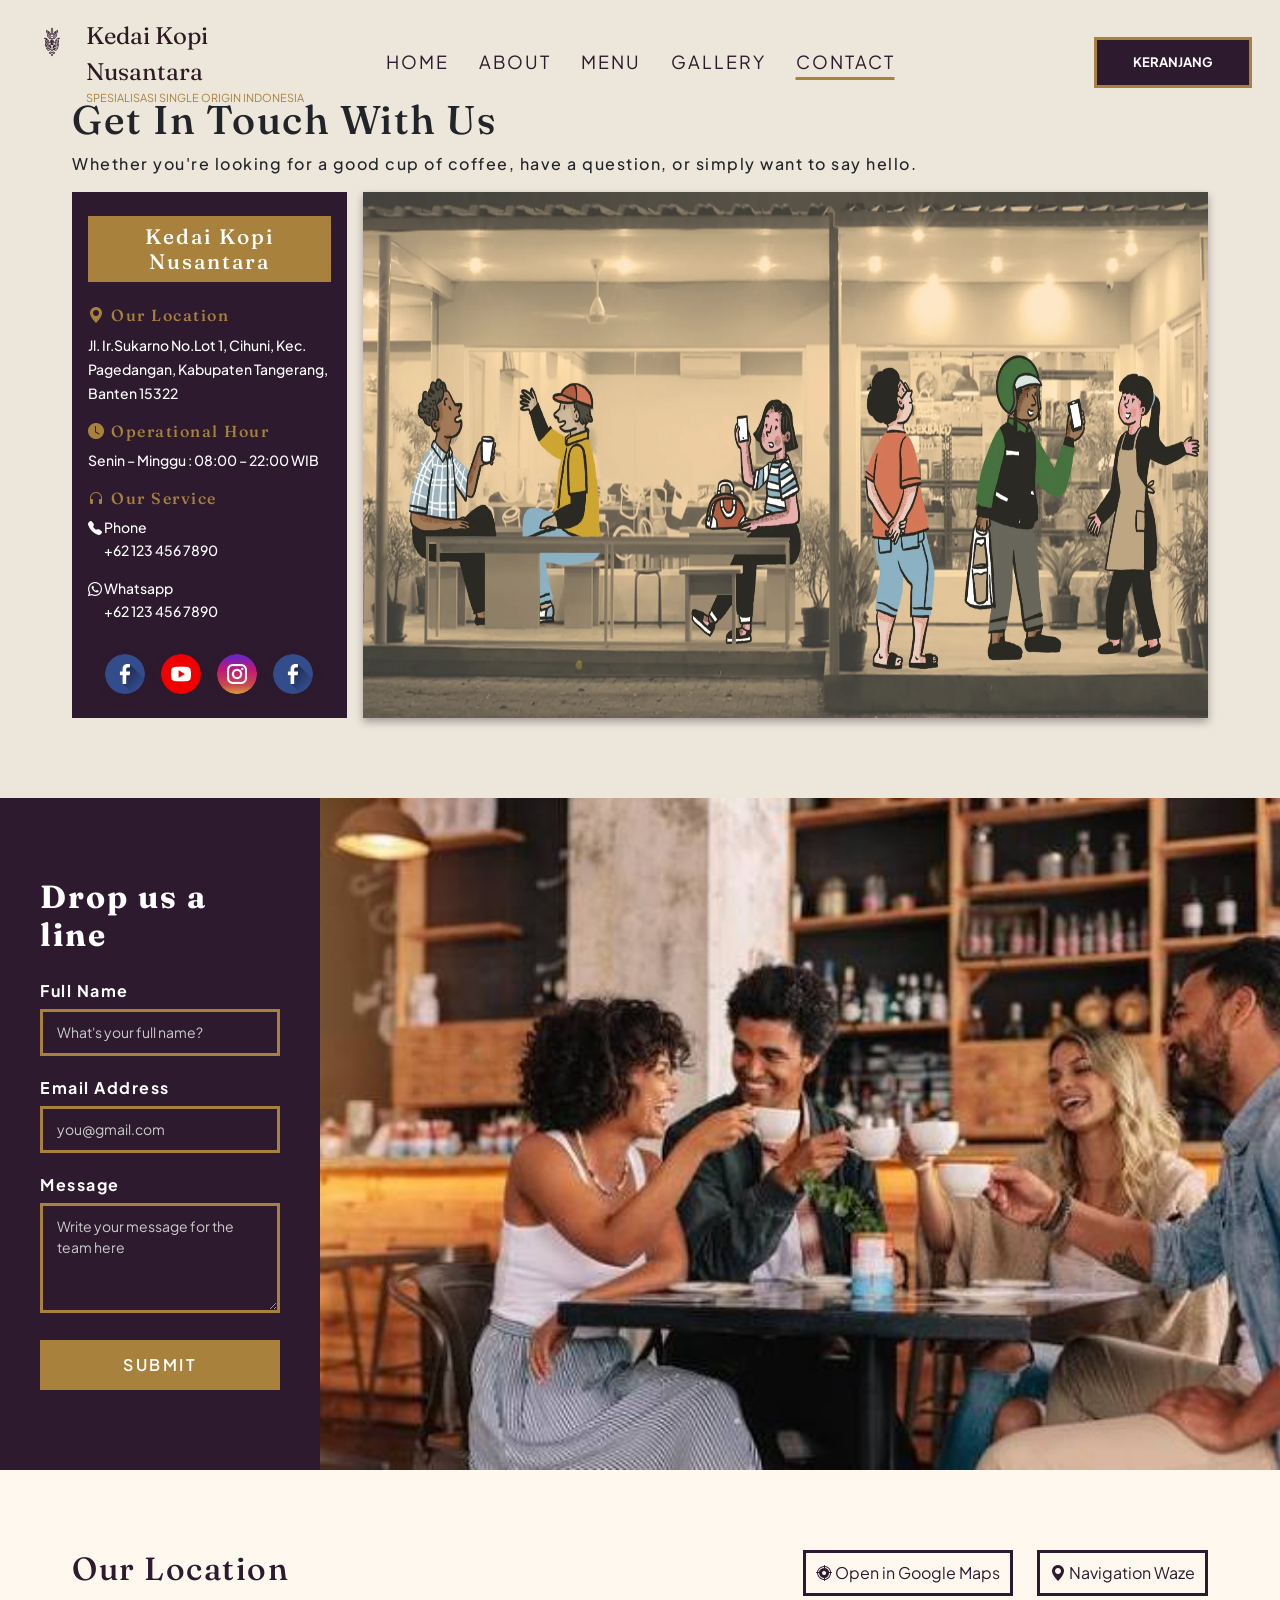
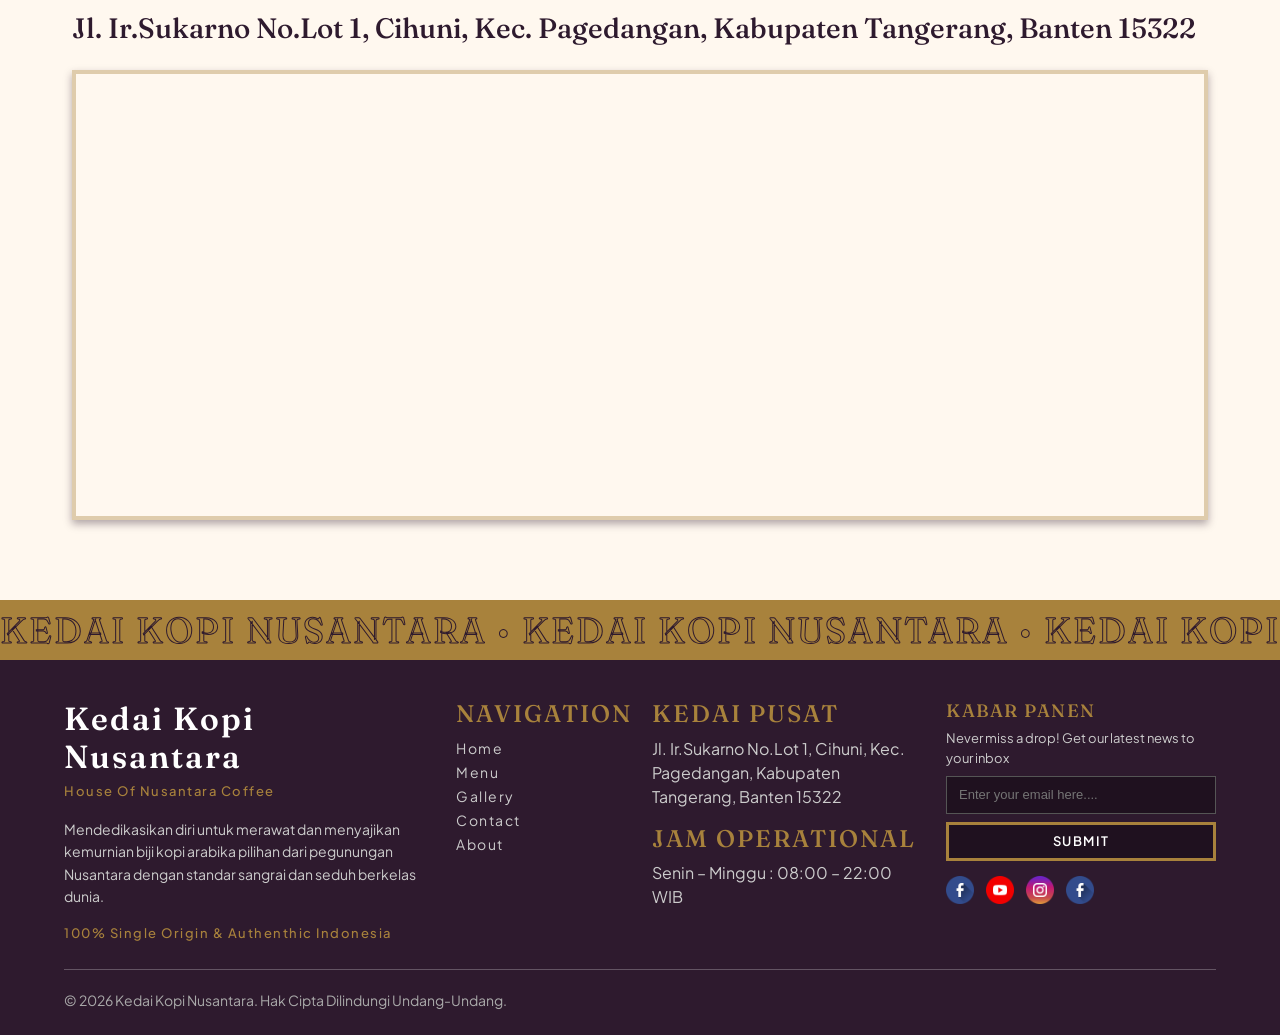
<file: contact.html>
<!DOCTYPE html>
<html lang="en">
<head>
    <meta charset="UTF-8">
    <meta name="viewport" content="width=device-width, initial-scale=1.0">
    <title>Contact - Kedai Kopi Nusantara</title>
    <link rel="icon" type="image/png" href="assets/images/favicon.png">
    <link rel="stylesheet" href="https://cdn.jsdelivr.net/npm/bootstrap-icons@1.11.3/font/bootstrap-icons.min.css">
    <link href="https://cdn.jsdelivr.net/npm/bootstrap@5.1.3/dist/css/bootstrap.min.css" rel="stylesheet" integrity="sha384-1BmE4kWBq78iYhFldvKuhfTAU6auU8tT94WrHftjDbrCEXSU1oBoqyl2QvZ6jIW3" crossorigin="anonymous">
    <link rel="stylesheet" href="style.css">
</head>

<body>
    
    <header class="site-header">
        <div class="header-inner flex-wrap flex-md-nowrap">
            <nav class="nav-left">
                <a href="index.html">
                    <img class="logo-image" src="assets/images/logo.png" alt="logo">
                    <span class="brand-text">
                        <span class="brand-name">Kedai Kopi Nusantara</span>
                        <span class="brand-tagline d-none d-md-block">SPESIALISASI SINGLE ORIGIN INDONESIA</span>
                    </span>
                </a>
            </nav>

            <button class="btn border-0 p-0 d-md-none" type="button" data-bs-toggle="collapse" data-bs-target="#home-nav" aria-label="Menu">
                <i class="bi bi-list fs-2"></i>
            </button>

            <nav id="home-nav" class="main-nav collapse d-md-flex order-last order-md-0">
                <ul class="navlist flex-column flex-md-row align-items-center">
                    <li><a href="index.html">HOME</a></li>   
                    <li><a href="about.html">ABOUT</a></li>   
                    <li><a href="menu.html">MENU</a></li>   
                    <li><a href="gallery.html">GALLERY</a></li>   
                    <li><a class="active" href="contact.html">CONTACT</a></li>   
                    <li class="d-md-none"><a href="#">KERANJANG</a></li>
                </ul>
            </nav>

            <nav class="nav-right d-none d-md-flex">
                <div class="buy-basket">
                    <p>KERANJANG</p>
                </div>
            </nav>
        </div>
    </header>

    <section class="contact-main-wrapper">
        <div class="contact-main d-flex flex-column">
            <div class="contact-main-text">
                <h1 class="mt-3"> Get In Touch With Us</h1>
                <p class="contact-main-text-tagline">Whether you're looking for a good cup of coffee, have a question, or simply want to say hello.</p>
            </div>

            <div class="contact-main-info d-flex flex-row gap-3 ">
                <div class="contact-main-info-text d-flex flex-column gap-3">
                    
                    <h2>Kedai Kopi Nusantara</h2>

                    <div class="contact-main-info-location">
                        <h3 class="bi bi-geo-alt-fill"> Our Location</h3>
                        <span>Jl. Ir.Sukarno No.Lot 1, Cihuni, Kec. Pagedangan, Kabupaten Tangerang, Banten 15322</span>
                    </div>

                    <div class="contact-main-info-hour">
                        <h3 class="bi bi-clock-fill"> Operational Hour</h3>
                        <span>Senin – Minggu : 08:00 – 22:00 WIB</span>
                    </div>

                    <div class="contact-main-info-service">
                        <h3 class="bi bi-headphones"> Our Service</h3>
                        <span class="bi bi-telephone-fill"> Phone </span> 
                        <p> +62 123 456 7890</p>
                        <span class="bi bi-whatsapp"> Whatsapp </span> <p>+62 123 456 7890</p>
                    </div>

                    <div class="contact-main-info-social d-flex flex-row gap-3 justify-content-center">
                        <a href="#">
                            <img src="assets/images/social/facebook.png" alt="">
                        </a>
                        <a href="#">
                            <img src="assets/images/social/youtube.png" alt="">
                        </a>
                        <a href="#">
                            <img src="assets/images/social/instagram.png" alt="">
                        </a>
                        <a href="#">
                            <img src="assets/images/social/facebook.png" alt="">
                        </a>
                    </div>
                </div>

                <div>
                    <img src="assets/images/about-hero/about-hero-img.png" alt="">
                </div>
            </div>
        </div>
    </section>

    <section class="contact-email-wrapper">
        <div class="contact-email">
            <div class="contact-email-container">
                <h2>Drop us a line</h2>
                <form>
                    <div class="contact-email-container-name">
                        <label for="fullname">Full Name</label>
                        <input type="text" id="fullname" name="fullname" placeholder="What's your full name?" required>
                    </div>

                    <div class="contact-email-container-email">
                        <label for="email">Email Address</label>
                        <input type="email" id="email" name="email" placeholder="you@gmail.com" required>
                    </div>

                    <div class="contact-email-container-message">
                        <label for="message">Message</label>
                        <textarea id="message" name="message" rows="4" placeholder="Write your message for the team here"></textarea>
                    </div>

                    <button type="submit">SUBMIT</button>
                </form>
            </div>

            <div class="contact-email-image">
                <img src="assets/images/contact-email/1.png" alt="">
            </div>
        </div>
    </section>

    <section class="contact-map-wrapper">
        <div class="contact-map d-flex flex-column gap-3">
            <div class="contact-map-text d-flex flex-row justify-content-between">
                <h2>Our Location</h2>
                <div class="contact-map-button d-flex flex-row gap-4">
                    <button type="button" class="bi bi-crosshair2"> Open in Google Maps</button>
                    <button type="button" class="bi bi-geo-alt-fill"> Navigation Waze</button>
                </div>

            </div>
            <div class="contact-map-location d-flex flex-column gap-3">
                <h3>Jl. Ir.Sukarno No.Lot 1, Cihuni, Kec. Pagedangan, Kabupaten Tangerang, Banten 15322</h3>
                <iframe 
                    src="https://www.google.com/maps/embed?pb=!1m18!1m12!1m3!1d3965.989027218177!2d106.62984879999999!3d-6.2651726000000005!2m3!1f0!2f0!3f0!3m2!1i1024!2i768!4f13.1!3m3!1m2!1s0x2e69fb6242f32fbf%3A0xd6ca63585939ef2c!2sToko%20Kopi%20TUKU%20-%20SPBU%20bp%20Gading%20Serpong!5e0!3m2!1sid!2sid!4v1790338562629!5m2!1sid!2sid"
                    title="Lokasi Kedai Kopi Nusantara"
                    allowfullscreen=""
                    loading="lazy"
                    referrerpolicy="strict-origin-when-cross-origin">
                </iframe>
            </div>
        </div>
    </section>

    <div class="marquee">
        <div class="marquee-line">
            <span>KEDAI KOPI NUSANTARA • KEDAI KOPI NUSANTARA • KEDAI KOPI NUSANTARA • </span>
            <span>KEDAI KOPI NUSANTARA • KEDAI KOPI NUSANTARA • KEDAI KOPI NUSANTARA • </span>
            <span>KEDAI KOPI NUSANTARA • KEDAI KOPI NUSANTARA • KEDAI KOPI NUSANTARA • </span>
            <span>KEDAI KOPI NUSANTARA • KEDAI KOPI NUSANTARA • KEDAI KOPI NUSANTARA • </span>
        </div>
    </div>

    <footer class="footer-wrapper text-white">
        <div class="footer">
            <div class="footer-top row g-4">
                <div class="footer-about col-12 col-md-6 col-lg-4">
                    <div class="footer-about-brand">
                        <h2>Kedai Kopi Nusantara</h2>
                        <h3 class="mt-2">House Of Nusantara Coffee</h3>
                    </div>
                    <p>Mendedikasikan diri untuk merawat dan menyajikan kemurnian biji kopi arabika pilihan dari pegunungan Nusantara dengan standar sangrai dan seduh berkelas dunia.</p>
                    <h3 class="mt-2">100% Single Origin & Authenthic Indonesia</h3>
                </div>

                <div class="footer-navigation col-6 col-md-3 col-lg-2">
                    <h2 class="footer-sub-title">NAVIGATION</h2>
                    <ul>
                        <li><a href="index.html">Home</a></li>
                        <li><a href="menu.html">Menu</a></li>
                        <li><a href="gallery.html">Gallery</a></li>
                        <li><a href="contact.html">Contact</a></li>
                        <li><a href="about.html">About</a></li>
                    </ul>
                </div>

                <div class="footer-visit col-6 col-md-3 col-lg-3">
                    <div class="footer-visit-location">
                        <h2 class="footer-sub-title">KEDAI PUSAT</h2>
                        <p class="footer-desc">Jl. Ir.Sukarno No.Lot 1, Cihuni, Kec. Pagedangan, Kabupaten Tangerang, Banten 15322</p>
                    </div>

                    <div class="footer-visit-time">
                        <h2 class="footer-sub-title">JAM OPERATIONAL</h2>
                        <p class="footer-desc">Senin – Minggu : 08:00 – 22:00 WIB</p>
                    </div>
                </div>
                
                <div class="footer-news col-12 col-lg-3">
                    <div class="footer-news-email">
                        <h3>KABAR PANEN</h3>
                        <p class="footer-desc">Never miss a drop! Get our latest news to your inbox</p>
                        <input type="email" name="newsletter-email" id="newsletter-email" placeholder="Enter your email here....">
                        <button class="footer-news-email-submit" type="submit">SUBMIT</button>
                    </div>

                    <div class="footer-news-social">
                        <a href="#">
                            <img src="assets/images/social/facebook.png" alt="">
                        </a>
                        <a href="#">
                            <img src="assets/images/social/youtube.png" alt="">
                        </a>
                        <a href="#">
                            <img src="assets/images/social/instagram.png" alt="">
                        </a>
                        <a href="#">
                            <img src="assets/images/social/facebook.png" alt="">
                        </a>
                    </div>
                </div>
            </div>
        <hr>
            <div class="footer-bot d-flex text-center justify-content-start">
                <p>© 2026 Kedai Kopi Nusantara. Hak Cipta Dilindungi Undang-Undang.</p>
            </div>
        </div>
    </footer>
<script src="script.js"></script>
<script src="https://cdn.jsdelivr.net/npm/bootstrap@5.1.3/dist/js/bootstrap.bundle.min.js"></script>
</body>
</html>
</file>
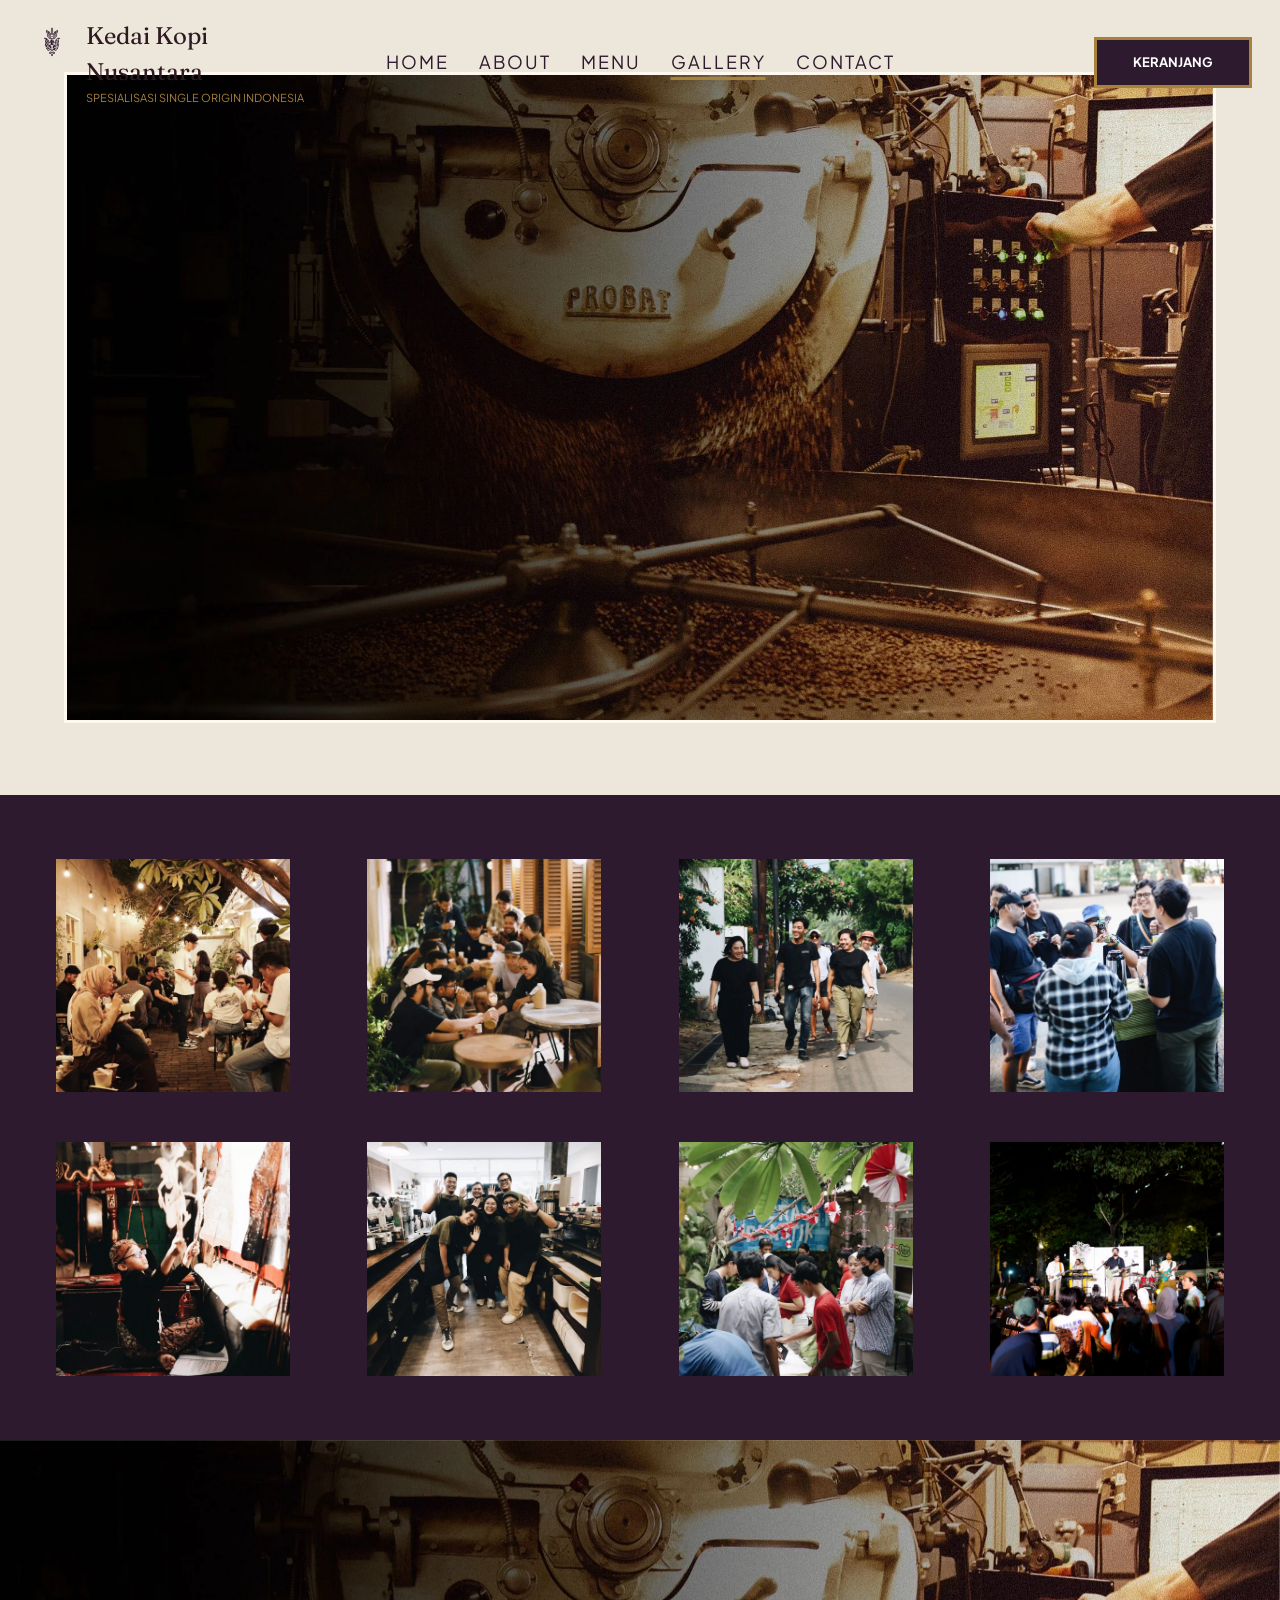
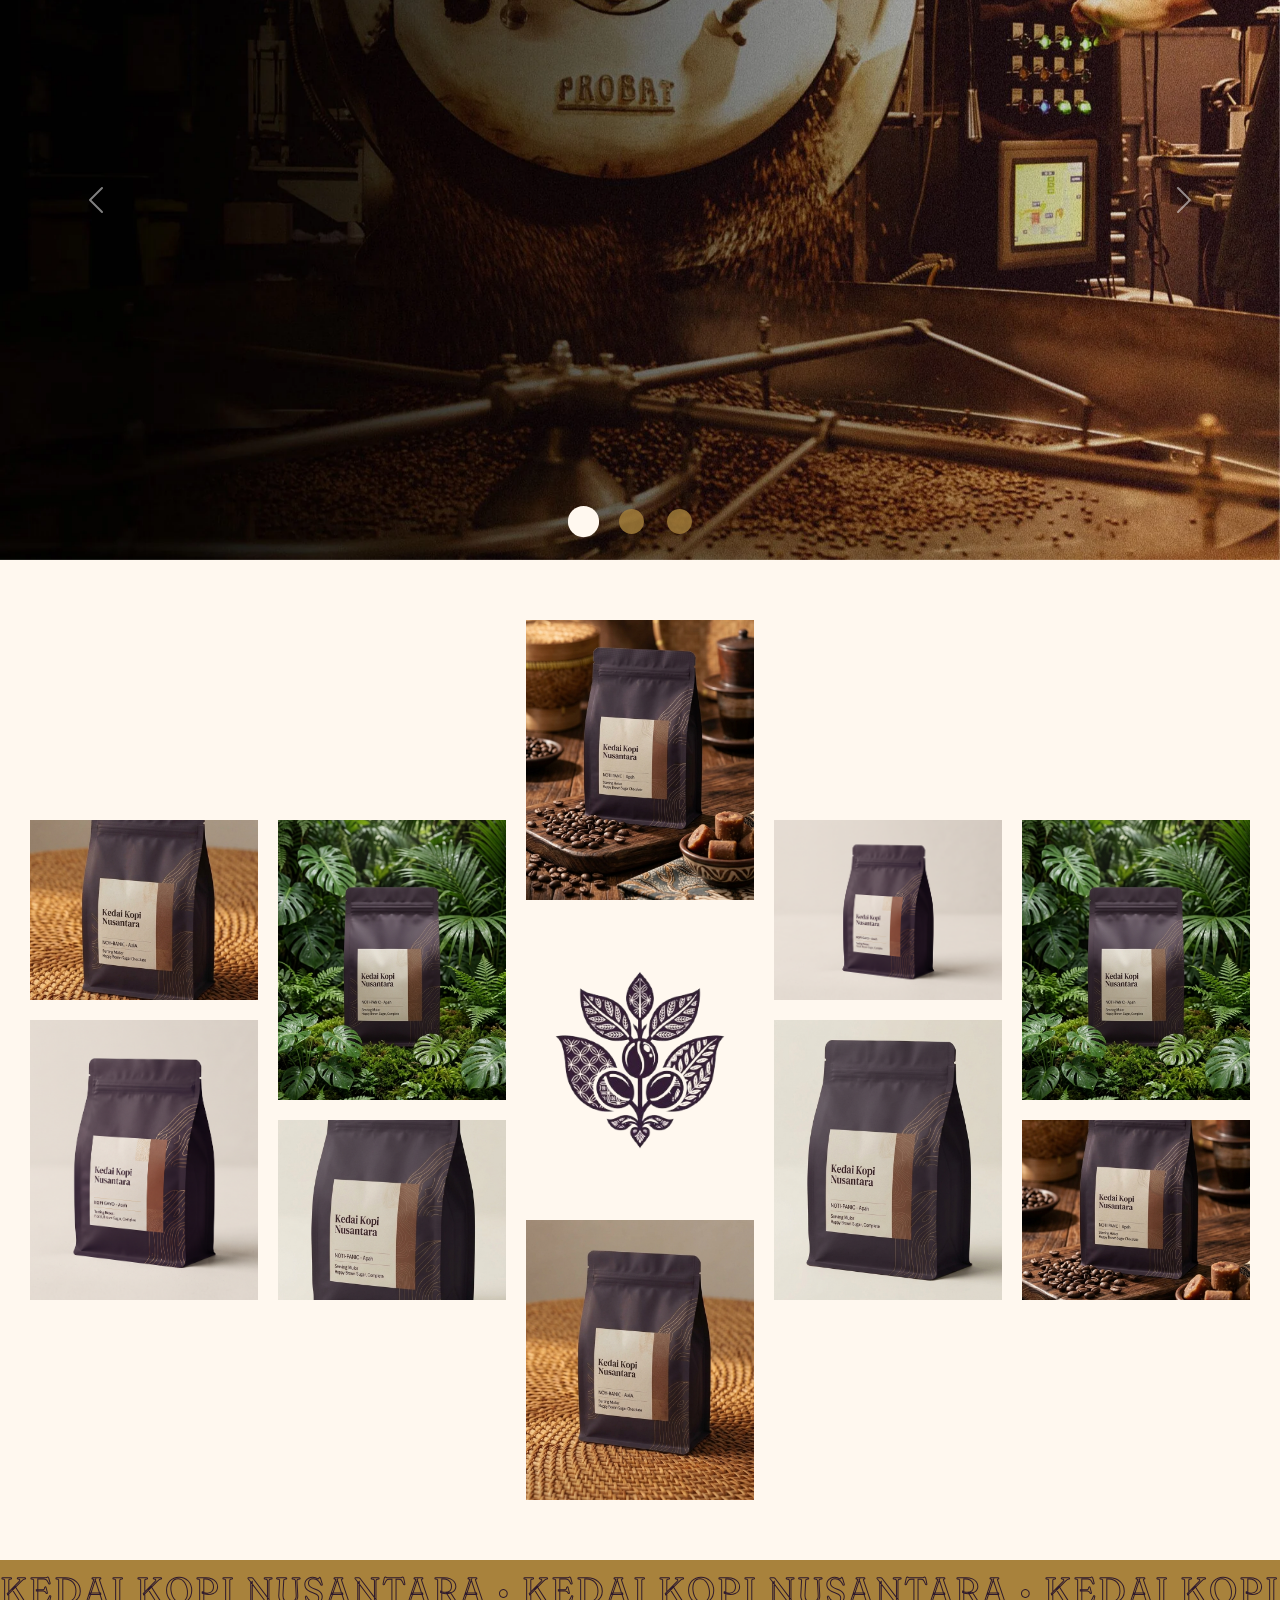
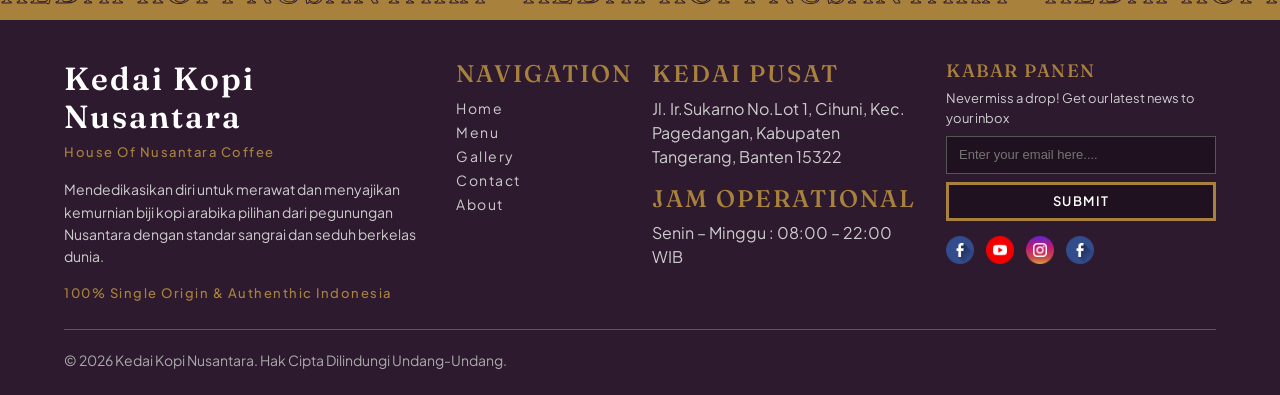
<file: gallery.html>
<!DOCTYPE html>
<html lang="en">
<head>
    <meta charset="UTF-8">
    <meta name="viewport" content="width=device-width, initial-scale=1.0">
    <title>Gallery - Kedai Kopi Nusantara</title>
    <link rel="icon" type="image/png" href="assets/images/favicon.png">
    <link rel="stylesheet" href="https://cdn.jsdelivr.net/npm/bootstrap-icons@1.11.3/font/bootstrap-icons.min.css">
    <link href="https://cdn.jsdelivr.net/npm/bootstrap@5.1.3/dist/css/bootstrap.min.css" rel="stylesheet" integrity="sha384-1BmE4kWBq78iYhFldvKuhfTAU6auU8tT94WrHftjDbrCEXSU1oBoqyl2QvZ6jIW3" crossorigin="anonymous">
    <link rel="stylesheet" href="style.css">
</head>

<body>
    
    <header class="site-header">
        <div class="header-inner flex-wrap flex-md-nowrap">
            <nav class="nav-left">
                <a href="index.html">
                    <img class="logo-image" src="assets/images/logo.png" alt="logo">
                    <span class="brand-text">
                        <span class="brand-name">Kedai Kopi Nusantara</span>
                        <span class="brand-tagline d-none d-md-block">SPESIALISASI SINGLE ORIGIN INDONESIA</span>
                    </span>
                </a>
            </nav>

            <button class="btn border-0 p-0 d-md-none" type="button" data-bs-toggle="collapse" data-bs-target="#home-nav" aria-label="Menu">
                <i class="bi bi-list fs-2"></i>
            </button>

            <nav id="home-nav" class="main-nav collapse d-md-flex order-last order-md-0">
                <ul class="navlist flex-column flex-md-row align-items-center">
                    <li><a href="index.html">HOME</a></li>   
                    <li><a href="about.html">ABOUT</a></li>   
                    <li><a href="menu.html">MENU</a></li>   
                    <li><a class="active" href="gallery.html">GALLERY</a></li>   
                    <li><a href="contact.html">CONTACT</a></li>   
                    <li class="d-md-none"><a href="#">KERANJANG</a></li>
                </ul>
            </nav>

            <nav class="nav-right d-none d-md-flex">
                <div class="buy-basket">
                    <p>KERANJANG</p>
                </div>
            </nav>
        </div>
    </header>

    <section class="gallery-header-wrapper">
        <div class="gallery-header">
            <img src="assets/images/gallery-carousel/1.png" alt="">
        </div>
    </section>

    <section class="gallery-photo-grid-wrapper">
        <div class="gallery-photo-grid d-flex flex-column g-3">
            <div class="gallery-photo-row d-flex flex-row g-3">
                <div class="gallery-photo-item"><img src="assets/images/gallery-8/1.png" alt=""></div>
                <div class="gallery-photo-item"><img src="assets/images/gallery-8/2.png" alt=""></div>
                <div class="gallery-photo-item"><img src="assets/images/gallery-8/3.png" alt=""></div>
                <div class="gallery-photo-item"><img src="assets/images/gallery-8/4.png" alt=""></div>
            </div>

            <div class="gallery-photo-row d-flex flex-row">
                <div class="gallery-photo-item"><img src="assets/images/gallery-8/5.png" alt=""></div>
                <div class="gallery-photo-item"><img src="assets/images/gallery-8/6.png" alt=""></div>
                <div class="gallery-photo-item"><img src="assets/images/gallery-8/7.png" alt=""></div>
                <div class="gallery-photo-item"><img src="assets/images/gallery-8/8.png" alt=""></div>
            </div>
        </div>
    </section>

    <section class="gallery-carousel-wrapper">
        <div id="gallery-carousel" class="carousel slide" data-bs-ride="carousel">
            <div class="carousel-indicators">
                <button type="button" data-bs-target="#gallery-carousel" data-bs-slide-to="0" class="active" aria-current="true" aria-label="Slide 1"></button>
                <button type="button" data-bs-target="#gallery-carousel" data-bs-slide-to="1" aria-label="Slide 2"></button>
                <button type="button" data-bs-target="#gallery-carousel" data-bs-slide-to="2" aria-label="Slide 3"></button>
            </div>

            <div class="carousel-inner">
                <div class="carousel-item active">
                <img src="assets/images/gallery-carousel/1.png" class="d-block w-100" alt="...">
                </div>
                <div class="carousel-item">
                <img src="assets/images/gallery-carousel/2.png" class="d-block w-100" alt="...">
                </div>
                <div class="carousel-item">
                <img src="assets/images/gallery-carousel/3.png" class="d-block w-100" alt="...">
                </div>
            </div>

            <button class="carousel-control-prev" type="button" data-bs-target="#gallery-carousel" data-bs-slide="prev">
                <span class="carousel-control-prev-icon" aria-hidden="true"></span>
                <span class="visually-hidden">Previous</span>
            </button>
            <button class="carousel-control-next" type="button" data-bs-target="#gallery-carousel" data-bs-slide="next">
                <span class="carousel-control-next-icon" aria-hidden="true"></span>
                <span class="visually-hidden">Next</span>
            </button>
        </div>
    </section>


    <section class="gallery-mosaic-wrapper">
        <div class="gallery-mosaic">
            <div class="gallery-mosaic-item item-1"><img src="assets/images/menu-home/menu1.jpeg" alt="Espresso Single Origin"></div>
            <div class="gallery-mosaic-item item-2"><img src="assets/images/bungkuskopi.jpg" alt="Kemasan Biji Kopi Nusantara"></div>
            <div class="gallery-mosaic-item item-3"><img src="assets/images/menu-home/menu3.jpeg" alt="Manual Brew V60 Filter"></div>
            <div class="gallery-mosaic-item item-4"><img src="assets/images/menu-home/menu2.jpeg" alt="Kopi Susu Toraja"></div>
            <div class="gallery-mosaic-item item-5"><img src="assets/images/menu-home/menu4.jpeg" alt="Cappuccino Flores"></div>
            <div class="gallery-mosaic-item item-6"><img src="assets/images/menu-home/menu1.jpeg" alt="Detail Biji Kopi"></div>
            <div class="gallery-mosaic-item item-7"><img src="assets/images/bungkuskopi.jpg" alt="Suasana Kedai"></div>
            <div class="gallery-mosaic-item item-8"><img src="assets/images/menu-home/menu2.jpeg" alt="Proses Seduh"></div>
            <div class="gallery-mosaic-item item-9"><img src="assets/images/menu-home/menu3.jpeg" alt="Interior Kedai"></div>
            <div class="gallery-mosaic-item item-10"><img src="assets/images/menu-home/menu4.jpeg" alt="Meja Bar Kopi"></div>
            <div class="gallery-mosaic-item-logo item-11"><img src="assets/images/logo.png" alt="Meja Bar Kopi"></div>
        </div>
    </section>


    <div class="marquee">
        <div class="marquee-line">
            <span>KEDAI KOPI NUSANTARA • KEDAI KOPI NUSANTARA • KEDAI KOPI NUSANTARA • </span>
            <span>KEDAI KOPI NUSANTARA • KEDAI KOPI NUSANTARA • KEDAI KOPI NUSANTARA • </span>
            <span>KEDAI KOPI NUSANTARA • KEDAI KOPI NUSANTARA • KEDAI KOPI NUSANTARA • </span>
            <span>KEDAI KOPI NUSANTARA • KEDAI KOPI NUSANTARA • KEDAI KOPI NUSANTARA • </span>
        </div>
    </div>

    <footer class="footer-wrapper text-white">
        <div class="footer">
            <div class="footer-top row g-4">
                <div class="footer-about col-12 col-md-6 col-lg-4">
                    <div class="footer-about-brand">
                        <h2>Kedai Kopi Nusantara</h2>
                        <h3 class="mt-2">House Of Nusantara Coffee</h3>
                    </div>
                    <p>Mendedikasikan diri untuk merawat dan menyajikan kemurnian biji kopi arabika pilihan dari pegunungan Nusantara dengan standar sangrai dan seduh berkelas dunia.</p>
                    <h3 class="mt-2">100% Single Origin & Authenthic Indonesia</h3>
                </div>

                <div class="footer-navigation col-6 col-md-3 col-lg-2">
                    <h2 class="footer-sub-title">NAVIGATION</h2>
                    <ul>
                        <li><a href="index.html">Home</a></li>
                        <li><a href="menu.html">Menu</a></li>
                        <li><a href="gallery.html">Gallery</a></li>
                        <li><a href="contact.html">Contact</a></li>
                        <li><a href="about.html">About</a></li>
                    </ul>
                </div>

                <div class="footer-visit col-6 col-md-3 col-lg-3">
<div class="footer-visit-location">
                        <h2 class="footer-sub-title">KEDAI PUSAT</h2>
                        <p class="footer-desc">Jl. Ir.Sukarno No.Lot 1, Cihuni, Kec. Pagedangan, Kabupaten Tangerang, Banten 15322</p>
                    </div>

                    <div class="footer-visit-time">
                        <h2 class="footer-sub-title">JAM OPERATIONAL</h2>
                        <p class="footer-desc">Senin – Minggu : 08:00 – 22:00 WIB</p>
                    </div>
                </div>
                
                <div class="footer-news col-12 col-lg-3">
                    <div class="footer-news-email">
                        <h3>KABAR PANEN</h3>
                        <p class="footer-desc">Never miss a drop! Get our latest news to your inbox</p>
                        <input type="email" name="email" id="email" placeholder="Enter your email here....">
                        <button class="footer-news-email-submit" type="submit">SUBMIT</button>
                    </div>

                    <div class="footer-news-social">
                        <a href="#">
                            <img src="assets/images/social/facebook.png" alt="">
                        </a>
                        <a href="#">
                            <img src="assets/images/social/youtube.png" alt="">
                        </a>
                        <a href="#">
                            <img src="assets/images/social/instagram.png" alt="">
                        </a>
                        <a href="#">
                            <img src="assets/images/social/facebook.png" alt="">
                        </a>
                    </div>
                </div>
            </div>
        <hr>
            <div class="footer-bot d-flex text-center justify-content-start">
                <p>© 2026 Kedai Kopi Nusantara. Hak Cipta Dilindungi Undang-Undang.</p>
            </div>
        </div>
    </footer>

<script src="script.js"></script>
<script src="https://cdn.jsdelivr.net/npm/bootstrap@5.1.3/dist/js/bootstrap.bundle.min.js"></script>
</body>
</html>
</file>
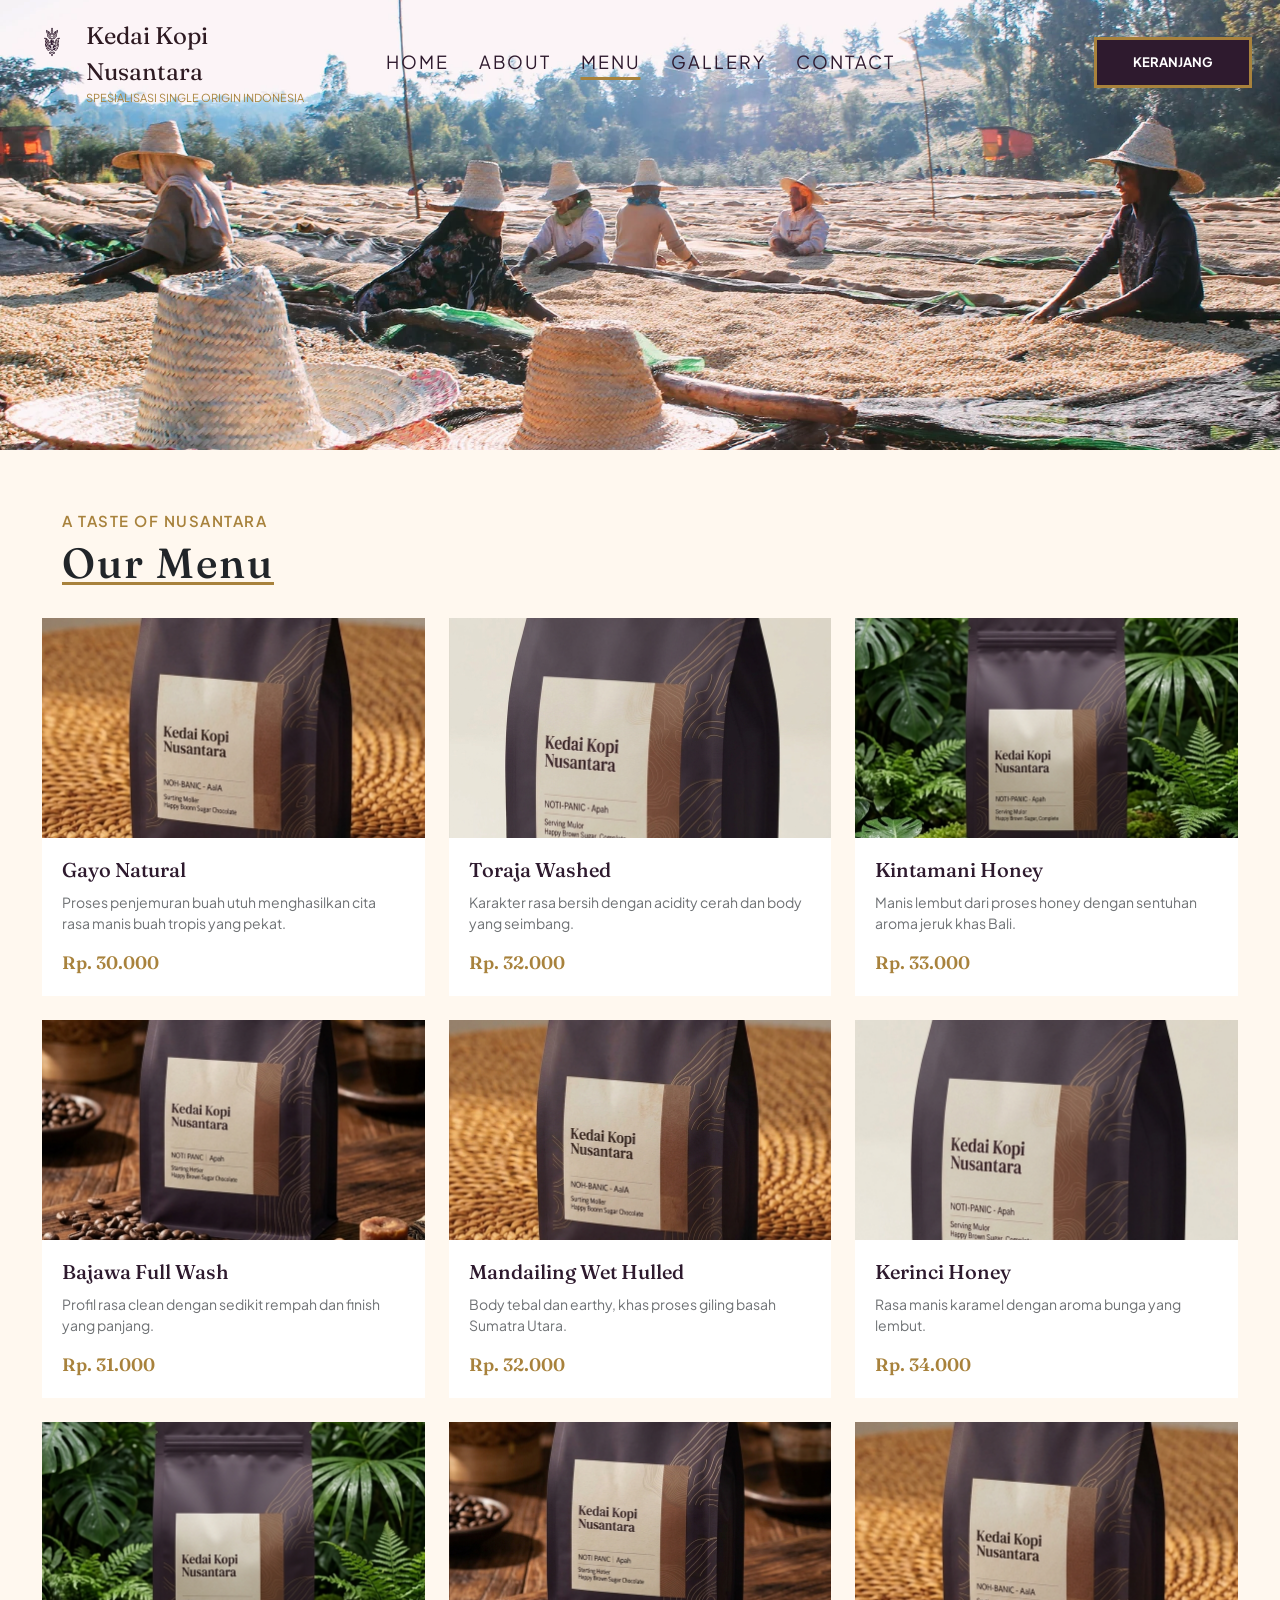
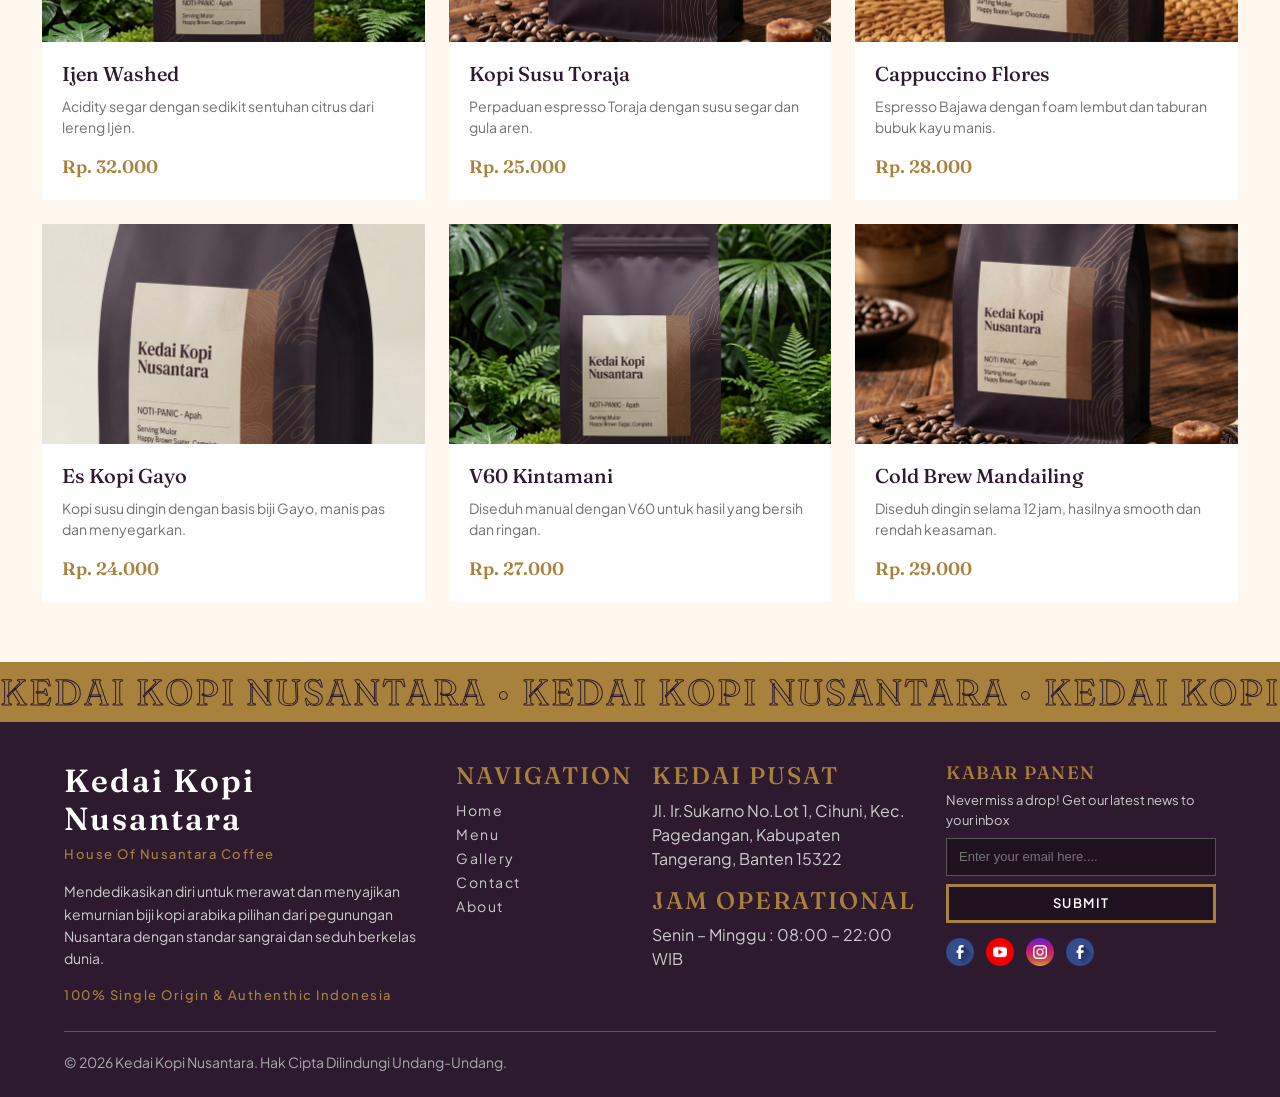
<file: menu.html>
<!DOCTYPE html>
<html lang="id">
<head>
    <meta charset="UTF-8">
    <meta name="viewport" content="width=device-width, initial-scale=1.0">
    <title>Menu - Kedai Kopi Nusantara</title>
    <link rel="icon" type="image/png" href="assets/images/favicon.png">
    <link rel="stylesheet" href="https://cdn.jsdelivr.net/npm/bootstrap-icons@1.11.3/font/bootstrap-icons.min.css">
    <link href="https://cdn.jsdelivr.net/npm/bootstrap@5.1.3/dist/css/bootstrap.min.css" rel="stylesheet" integrity="sha384-1BmE4kWBq78iYhFldvKuhfTAU6auU8tT94WrHftjDbrCEXSU1oBoqyl2QvZ6jIW3" crossorigin="anonymous">
    <link rel="stylesheet" href="style.css">
</head>

<body>
    
    <header class="site-header">
        <div class="header-inner flex-wrap flex-md-nowrap">
            <nav class="nav-left">
                <a href="index.html">
                    <img class="logo-image" src="assets/images/logo.png" alt="logo">
                    <span class="brand-text">
                        <span class="brand-name">Kedai Kopi Nusantara</span>
                        <span class="brand-tagline d-none d-md-block">SPESIALISASI SINGLE ORIGIN INDONESIA</span>
                    </span>
                </a>
            </nav>

            <button class="btn border-0 p-0 d-md-none" type="button" data-bs-toggle="collapse" data-bs-target="#home-nav" aria-label="Menu">
                <i class="bi bi-list fs-2"></i>
            </button>

            <nav id="home-nav" class="main-nav collapse d-md-flex order-last order-md-0">
                <ul class="navlist flex-column flex-md-row align-items-center">
                    <li><a href="index.html">HOME</a></li>   
                    <li><a href="about.html">ABOUT</a></li>   
                    <li><a class="active" href="menu.html">MENU</a></li>   
                    <li><a href="gallery.html">GALLERY</a></li>   
                    <li><a href="contact.html">CONTACT</a></li>   
                    <li class="d-md-none"><a href="#">KERANJANG</a></li>
                </ul>
            </nav>

            <nav class="nav-right d-none d-md-flex">
                <div class="buy-basket">
                    <p>KERANJANG</p>
                </div>
            </nav>
        </div>
    </header>

    <div class="menu-header-wrapper">
        <img class="menu-header-img" src="assets/images/menu-hero/image.png" alt="Menu Kedai Kopi Nusantara">
    </div>

    <section class="menu-grid-wrapper">
        <div class="menu-grid">
            <p class="menu-tagline">A TASTE OF NUSANTARA</p>
            <h1>Our Menu</h1>

            <div class="menu-card-row row row-cols-1 row-cols-md-3 g-4">
                <div class="col">
                    <div class="menu-card">
                        <div class="menu-card-img img-menu-1"></div>
                        <div class="menu-card-info">
                            <h2>Gayo Natural</h2>
                            <p class="menu-card-desc">Proses penjemuran buah utuh menghasilkan cita rasa manis buah tropis yang pekat.</p>
                            <p class="menu-card-price">Rp. 30.000</p>
                        </div>
                    </div>
                </div>

                <div class="col">
                    <div class="menu-card">
                        <div class="menu-card-img img-menu-2"></div>
                        <div class="menu-card-info">
                            <h2>Toraja Washed</h2>
                            <p class="menu-card-desc">Karakter rasa bersih dengan acidity cerah dan body yang seimbang.</p>
                            <p class="menu-card-price">Rp. 32.000</p>
                        </div>
                    </div>
                </div>

                <div class="col">
                    <div class="menu-card">
                        <div class="menu-card-img img-menu-3"></div>
                        <div class="menu-card-info">
                            <h2>Kintamani Honey</h2>
                            <p class="menu-card-desc">Manis lembut dari proses honey dengan sentuhan aroma jeruk khas Bali.</p>
                            <p class="menu-card-price">Rp. 33.000</p>
                        </div>
                    </div>
                </div>

                <div class="col">
                    <div class="menu-card">
                        <div class="menu-card-img img-menu-4"></div>
                        <div class="menu-card-info">
                            <h2>Bajawa Full Wash</h2>
                            <p class="menu-card-desc">Profil rasa clean dengan sedikit rempah dan finish yang panjang.</p>
                            <p class="menu-card-price">Rp. 31.000</p>
                        </div>
                    </div>
                </div>

                <div class="col">
                    <div class="menu-card">
                        <div class="menu-card-img img-menu-5"></div>
                        <div class="menu-card-info">
                            <h2>Mandailing Wet Hulled</h2>
                            <p class="menu-card-desc">Body tebal dan earthy, khas proses giling basah Sumatra Utara.</p>
                            <p class="menu-card-price">Rp. 32.000</p>
                        </div>
                    </div>
                </div>

                <div class="col">
                    <div class="menu-card">
                        <div class="menu-card-img img-menu-6"></div>
                        <div class="menu-card-info">
                            <h2>Kerinci Honey</h2>
                            <p class="menu-card-desc">Rasa manis karamel dengan aroma bunga yang lembut.</p>
                            <p class="menu-card-price">Rp. 34.000</p>
                        </div>
                    </div>
                </div>

                <div class="col">
                    <div class="menu-card">
                        <div class="menu-card-img img-menu-7"></div>
                        <div class="menu-card-info">
                            <h2>Ijen Washed</h2>
                            <p class="menu-card-desc">Acidity segar dengan sedikit sentuhan citrus dari lereng Ijen.</p>
                            <p class="menu-card-price">Rp. 32.000</p>
                        </div>
                    </div>
                </div>

                <div class="col">
                    <div class="menu-card">
                        <div class="menu-card-img img-menu-8"></div>
                        <div class="menu-card-info">
                            <h2>Kopi Susu Toraja</h2>
                            <p class="menu-card-desc">Perpaduan espresso Toraja dengan susu segar dan gula aren.</p>
                            <p class="menu-card-price">Rp. 25.000</p>
                        </div>
                    </div>
                </div>

                <div class="col">
                    <div class="menu-card">
                        <div class="menu-card-img img-menu-9"></div>
                        <div class="menu-card-info">
                            <h2>Cappuccino Flores</h2>
                            <p class="menu-card-desc">Espresso Bajawa dengan foam lembut dan taburan bubuk kayu manis.</p>
                            <p class="menu-card-price">Rp. 28.000</p>
                        </div>
                    </div>
                </div>

                <div class="col">
                    <div class="menu-card">
                        <div class="menu-card-img img-menu-10"></div>
                        <div class="menu-card-info">
                            <h2>Es Kopi Gayo</h2>
                            <p class="menu-card-desc">Kopi susu dingin dengan basis biji Gayo, manis pas dan menyegarkan.</p>
                            <p class="menu-card-price">Rp. 24.000</p>
                        </div>
                    </div>
                </div>

                <div class="col">
                    <div class="menu-card">
                        <div class="menu-card-img img-menu-11"></div>
                        <div class="menu-card-info">
                            <h2>V60 Kintamani</h2>
                            <p class="menu-card-desc">Diseduh manual dengan V60 untuk hasil yang bersih dan ringan.</p>
                            <p class="menu-card-price">Rp. 27.000</p>
                        </div>
                    </div>
                </div>

                <div class="col">
                    <div class="menu-card">
                        <div class="menu-card-img img-menu-12"></div>
                        <div class="menu-card-info">
                            <h2>Cold Brew Mandailing</h2>
                            <p class="menu-card-desc">Diseduh dingin selama 12 jam, hasilnya smooth dan rendah keasaman.</p>
                            <p class="menu-card-price">Rp. 29.000</p>
                        </div>
                    </div>
                </div>
            </div>
        </div>
    </section>

    <div class="marquee">
        <div class="marquee-line">
            <span>KEDAI KOPI NUSANTARA • KEDAI KOPI NUSANTARA • KEDAI KOPI NUSANTARA • </span>
            <span>KEDAI KOPI NUSANTARA • KEDAI KOPI NUSANTARA • KEDAI KOPI NUSANTARA • </span>
            <span>KEDAI KOPI NUSANTARA • KEDAI KOPI NUSANTARA • KEDAI KOPI NUSANTARA • </span>
            <span>KEDAI KOPI NUSANTARA • KEDAI KOPI NUSANTARA • KEDAI KOPI NUSANTARA • </span>
        </div>
    </div>

    <footer class="footer-wrapper text-white">
        <div class="footer">
            <div class="footer-top row g-4">
                <div class="footer-about col-12 col-md-6 col-lg-4">
                    <div class="footer-about-brand">
                        <h2>Kedai Kopi Nusantara</h2>
                        <h3 class="mt-2">House Of Nusantara Coffee</h3>
                    </div>
                    <p>Mendedikasikan diri untuk merawat dan menyajikan kemurnian biji kopi arabika pilihan dari pegunungan Nusantara dengan standar sangrai dan seduh berkelas dunia.</p>
                    <h3 class="mt-2">100% Single Origin & Authenthic Indonesia</h3>
                </div>

                <div class="footer-navigation col-6 col-md-3 col-lg-2">
                    <h2 class="footer-sub-title">NAVIGATION</h2>
                    <ul>
                        <li><a href="index.html">Home</a></li>
                        <li><a href="menu.html">Menu</a></li>
                        <li><a href="gallery.html">Gallery</a></li>
                        <li><a href="contact.html">Contact</a></li>
                        <li><a href="about.html">About</a></li>
                    </ul>
                </div>

                <div class="footer-visit col-6 col-md-3 col-lg-3">
                    <div class="footer-visit-location">
                        <h2 class="footer-sub-title">KEDAI PUSAT</h2>
                        <p class="footer-desc">Jl. Ir.Sukarno No.Lot 1, Cihuni, Kec. Pagedangan, Kabupaten Tangerang, Banten 15322</p>
                    </div>

                    <div class="footer-visit-time">
                        <h2 class="footer-sub-title">JAM OPERATIONAL</h2>
                        <p class="footer-desc">Senin – Minggu : 08:00 – 22:00 WIB</p>
                    </div>
                </div>
                
                <div class="footer-news col-12 col-lg-3">
                    <div class="footer-news-email">
                        <h3>KABAR PANEN</h3>
                        <p class="footer-desc">Never miss a drop! Get our latest news to your inbox</p>
                        <input type="email" name="email" id="email" placeholder="Enter your email here....">
                        <button class="footer-news-email-submit" type="submit">SUBMIT</button>
                    </div>

                    <div class="footer-news-social">
                        <a href="#">
                            <img src="assets/images/social/facebook.png" alt="">
                        </a>
                        <a href="#">
                            <img src="assets/images/social/youtube.png" alt="">
                        </a>
                        <a href="#">
                            <img src="assets/images/social/instagram.png" alt="">
                        </a>
                        <a href="#">
                            <img src="assets/images/social/facebook.png" alt="">
                        </a>
                    </div>
                </div>
            </div>
        <hr>
            <div class="footer-bot d-flex text-center justify-content-start">
                <p>© 2026 Kedai Kopi Nusantara. Hak Cipta Dilindungi Undang-Undang.</p>
            </div>
        </div>
    </footer>

<script src="script.js"></script>
<script src="https://cdn.jsdelivr.net/npm/bootstrap@5.1.3/dist/js/bootstrap.bundle.min.js"></script>
</body>
</html>
</file>
<file: style.css>
@import url('https://fonts.googleapis.com/css2?family=Fraunces:opsz,wght@9..144,400;9..144,500;9..144,600;9..144,700&family=Plus+Jakarta+Sans:wght@400;500;600;700&display=swap');

:root {
    --font-1: "Fraunces", serif;
    --font-2: "Plus Jakarta Sans", sans-serif;
}

html {
    scrollbar-width: none; 
}

body::-webkit-scrollbar {
    display: none;
}

*, *::before, *::after {
    box-sizing: border-box;
}

body {
    margin: 0;
    font-family: sans-serif; 
    line-height: 1.5;
    background: #FFF8EF;        
}

.section {
    min-height: 100vh;
}

img, picture, video, canvas, svg {
    display: block;
    max-width: 100%;
}

input, button, textarea, select {
    font: inherit;
}

ul, ol {
    list-style: none;
    margin: 0;
    padding: 0;
}

.site-header {
    width: 100%;
    background: rgb(255 248 239 / calc(var(--header-opacity, 0) * 100%));
    position: fixed;
    top: 0;
    left: 0;
    z-index: 1000;
    border-bottom: 1px solid rgb(168 130 60 / calc(var(--header-opacity, 0) * 100%));
    
    transition: background 0.25s ease, border-color 0.3s ease, transform 0.25s ease;
}

.site-header.hidden {
    transform: translateY(-90%);
}


.header-inner {
    max-width: 1400px;
    margin: 0 auto;
    padding: 18px 28px;
    display: flex;
    justify-content: space-between;
    align-items: center;
    flex-direction: row;
    gap: 28px;
}

.main-nav {
    display: flex;
    flex: 2;
    justify-content: center;
    margin: 0;
}

.navlist {
    list-style: none;
    display: flex;
    flex-direction: row;
    gap: 30px; 
}

.navlist a {
    display: inline-block;
    text-decoration: none;
    color: #2E1A2E;
    font-size: 18px;
    font-family: 'Plus Jakarta Sans', sans-serif;
    transition: 0.25s linear;
    letter-spacing: 2px;
}

.navlist a:hover {
    text-decoration: underline solid #A8823C 3px;
    text-underline-offset: 8px;
    transform: translateY(-4px);
}

.navlist a.active {
    text-decoration: underline solid #A8823C 3px;
    text-underline-offset: 8px;
}


.brand-name {
    font-size: 24px;
    color: #2e1a22;
    font-family: "Fraunces", serif;
}

.brand-tagline {
    font-size: 11px;
    color: #A8823C;
    font-family: 'Plus Jakarta Sans', sans-serif;
}

.nav-left {
    flex: 1; 
    display: flex;
    justify-content: flex-start;
}

.nav-left a{
    display: flex;
    flex-direction: row;
    text-decoration: none;
    gap: 10px;
}

.brand-text {
    display: flex;
    flex-direction: column;
}

.logo-image {
    width: 48px;
    height: 48px;
}

.nav-right {
    display: flex;
    flex: 1;
    justify-content: flex-end;
}

.buy-basket {
    background: #2E1A2E;
    color: white;
    font-family: 'Plus Jakarta Sans', sans-serif;       
    border: 3px solid #A8823C;
    padding: 0px 36px;
    font-weight: bold;
    font-size: 13px;
    white-space: nowrap;
    cursor: pointer;
}

.buy-basket p {
    margin: 13px 0;
}

.nav-line {
    border-bottom: 3px solid #FFF8EF;
}

.hero {
    position: relative;
    overflow: hidden;
    height: 100vh;
}

.hero-video {
    position: absolute;
    inset: 0;
    width: 100%;
    height: 100%;
    object-fit: cover;
}

.hero-overlay {
    position: absolute;
    inset: 0;
    background: rgb(0 0 0 / 45%);
    z-index: 1;
}

.hero-content {
    position: relative;
    z-index: 2;
    height: 100%;
    display: flex;
    flex-direction: column;
    align-items: flex-start;
    justify-content: center;
    text-align: left;
    color: #FFF8EF;
    margin-left: 5%;
    gap: 20px;
}

.hero-content p {
    font-family: "Fraunces", serif;
    font-size: 56px;
    max-width: 800px;
    font-weight: bold;
    margin-top: 10%;
}

.hero-content a {
    font-family: 'Plus Jakarta Sans', sans-serif;
    font-size: 13px;
    color: white;
    background: #2E1A2E;
    border: 3px solid #A8823C;
    padding: 12px 58px;
    text-decoration: none;
    font-weight: 600;
    transition: 0.25s;
}

.hero-content a:hover {
    color: #2E1A2E;
    background: white;
    border-color: transparent;
    font-weight: bold;
    transform: translateY(-4px);
    box-shadow: 0 8px 16px white;
}


.introduction-wrapper {
    background-color: #2E1A2E;
    padding: 0 30px;
    position: relative;
    overflow: hidden;
}

.introduction {
    color: white;
}

.introduction h1 {
    text-align: center;
    margin: 40px 0 20px 0;
    font-weight: bold;
    font-family: "Fraunces", serif;
}

.intro-content-left {
    display: flex;
    justify-content: center;
    align-items: center;
}

.intro-content-right {
    display: flex;
    flex-direction: column;
    gap: 10px;
    align-items: flex-start;
}

.intro-content-left img {
    width: 100%;
    margin-bottom: 17%;
}

.intro-content-right p {
    text-align: left;
    font-weight: 600;
    font-family: 'Plus Jakarta Sans', sans-serif;
    font-size: 35px;
}

.intro-about-cta {
    background-color: white;
    border: 4px solid #A8823C;
    text-decoration: none;
    color: #2E1A2E;
    font-weight: 600;
    padding: 14px 100px;
    transition: 0.25s;
    margin: 10px 0 45px 0;
}

.intro-about-cta:hover {
    color: white;
    background: transparent;
    border-color: white;
}

.advantages-wrapper {
    background: #EDE6DA;
    padding: 0 30px;
    min-height: 80vh;
    position: relative;
    overflow: hidden;
}

.advantages {
    color: #2E1A2E;
}

.advantages h1 {
    font-family: "Fraunces", serif;
    text-align: left;
    margin: 0 0 15px 0;
    font-size: 50px;
    padding: 0px 20px;
    text-decoration: underline solid #A8823C 3px;
    text-underline-offset: 8px;
}

.advantages p {
    font-family: 'Plus Jakarta Sans', sans-serif;
    color: #A8823C;
    font-weight: 600;
    text-align: left;
}

.advantages-tagline {
    margin: 20px;
    font-size: 15px;
    margin: 30px 0 0 20px ;
}

.advantages-card-wrapper {
    background: white;
    padding: 24px;
    min-height: 400px;
    border: 3px solid #A8823C;
}

.advantages-card-wrapper .advantage-label {
    color: #A8823C;
    letter-spacing: 2.5px;
    font-size: 21px;
    font-weight: 600;
}

.advantages-card-wrapper h2 {
    font-family: "Fraunces", serif;
    font-weight: 500;
    font-size: 24px;
}
.advantages-card-wrapper .advantage-desc {
    color: rgb(33 37 41 / 65%);
    font-size: 24px;
}

.advantages-icon {
    width: 40px;
    height: 40px;
    aspect-ratio: 1/1;
    object-fit: cover;
}

.best-seller-wrapper {
    background: #FFF8EF;
    padding: 0 30px 60px;
    min-height: 100vh;
    position: relative;
    overflow: hidden;
}

.best-seller-header {
    display: flex;
    justify-content: space-between;
}

.best-seller-title {
    display: flex;
    flex-direction: column;
}

.best-seller h1 {
    font-family: "Fraunces", serif;
    text-align: left;
    margin: 0 0 15px 0;
    font-size: 50px;
    padding: 0px 20px;
    text-decoration: underline solid #A8823C 3px;
    text-underline-offset: 8px;
}

.best-seller-tagline {
    font-family: 'Plus Jakarta Sans', sans-serif;
    color: #A8823C;
    font-weight: 600;
    text-align: left;
    margin: 30px 0 0 20px;
    font-size: 15px;
}

.best-seller-menu-cta {
    border: 2px solid #2E1A2E;
    background: transparent;
    text-decoration: none;
    color: #2E1A2E;
    letter-spacing: 2px;
    font-family: 'Plus Jakarta Sans', sans-serif;
    padding: 12px 6px;
    margin-bottom: 20px;
    transition: 0.25s linear;
    font-weight: bold;
}

.best-seller-menu-cta:hover {
    color: #2E1A2E;
    background-color: white;
    font-weight: bold;
    box-shadow: 0 8px 12px rgb(46 26 46 / 25%);
}

.best-seller-card-wrapper {
    text-decoration: none;
    color: inherit;
    display: block;
    transition: 0.25s;
}

.best-seller-card-wrapper:hover {
    transform: translateY(-5px);
    box-shadow: 0 15px 25px rgb(46 26 46 / 20%);
}

.best-seller-card {
    display: flex;
    flex-direction: column;
    width: 100%;
    height: 100%;

}

.best-seller-card-info {
    background: white;
    padding: 24px;
    box-sizing: border-box;
    flex: 1;
}

.best-seller-card-desc {
    color: rgb(33 37 41 / 65%);
    font-family: 'Plus Jakarta Sans', sans-serif;
    font-size: 18px;
    text-align: left;
    margin-bottom: 45px;
    letter-spacing: 1.5px;
}

.best-seller-card-brew {
    color: rgb(33 37 41 / 65%);
    font-family: 'Plus Jakarta Sans', sans-serif;
    font-size: 18px;
    margin-top: 30px;
}

.best-seller-card-info h2 {
    font-family: "Fraunces", serif;
    color: #2E1A2E;
    font-size: 28px;
    font-weight: 500;
    margin: 0 0 20px 0;
}

.best-seller-card-info hr {
    border: 0;
    border-top: 2.5px solid #2E1A2E;
}

.best-seller-card-image {
    background-size: cover;
    background-position: center;
    position: relative;
    height: 300px;
}

.img-1 {
    background-image: url(assets/images/menu-home/menu1.jpeg);
}

.img-2 {
    background-image: url(assets/images/menu-home/menu2.jpeg);
}

.img-3 {
    background-image: url(assets/images/menu-home/menu3.jpeg);
}

.img-4 {
    background-image: url(assets/images/menu-home/menu4.jpeg);
}

.best-seller-card-region {
    background: #2E1A2E;
    color: white;
    display: inline-block;
    padding: 8px 30px;
    letter-spacing: 2.5px;
    font-size: 14px;
    position: absolute;
    top: 15px;
    left: 15px;
    z-index: 1;
    text-align: center;
    margin: 0;
}

.best-seller-card-price {
    background: white;
    color: #2E1A2E;
    display: inline-block;
    padding: 8px 25px;
    font-family: "Fraunces", serif;
    font-size: 14px;
    position: absolute;
    right: 15px;
    bottom: 15px;
    z-index: 1;
    margin: 0;
}

.quote-home-wrapper {
    min-height: 80vh;
    background: url(assets/images/quotes-img.png);
    background-size: cover;
    background-position: center;
    position: relative;
    color: white;
    text-align: center;
    display: flex;
    justify-content: center;
    align-items: center;
}

.quote-home {
    display: flex;
    justify-content: center;
    align-items: center;
    width: 100%;
}

.quote-home-overlay {
    position: absolute;
    inset: 0;
    background: rgb(0 0 0 / 45%);
    z-index: 1;
}

.quote-home-content {
    display: flex;
    flex-direction: column;
    align-items: center;
    justify-content: center;
    position: relative;
    z-index: 2;
    margin: 0 50px;
    gap: 25px;
}

.quote-home-content .bi-quote {
    font-size: 80px;
    color: white;
    line-height: 1;
}

.quote-home-content h1 {
    margin: 0;
    color: white;
    font-size: 60px;
    font-family: "Fraunces", serif;
}

.quote-home-info {
    letter-spacing: 1.5px;
    font-size: larger;
}

.quote-name {
    font-family: "Fraunces", serif;
    font-weight: 600;
}

.quote-role {
    font-family: "Plus Jakarta Sans", serif;
    font-weight: 600;
    text-decoration: underline solid #A8823C 3px;
    text-underline-offset: -30px;
}

.footer-wrapper {
    background-color: #2E1A2E;
    padding: 2.5rem 4rem 1.5rem 4rem;
}

.footer {
    display: flex;
    flex-direction: column;
    gap: 20px;
}

.footer-top h3 {
    color: #A8823C;
    font-weight: 500;
    font-family: "Plus Jakarta Sans", serif;
    letter-spacing: 1.5px;
    font-size: 13px;
}

.footer-about {
    display: flex;
    flex-direction: column;
    gap: 10px;
}

.footer-about-brand h2 {
    color: white;
    font-family: "Fraunces", serif;
    font-weight: 600;
    letter-spacing: 2px;
    font-size: 32px;
    margin-bottom: 2px;
}

.footer-about-brand h4 {
    color: #A8823C;
    font-family: var(--font-2);
    font-weight: 500;
    letter-spacing: 1.5px;
}

.footer-about p {
    font-family: "Plus Jakarta Sans", serif;
    font-size: 14px;
    line-height: 1.6;
    color: #cccccc;
    margin: 0;
}

.foooter-navigation {
    display: flex;
    flex-direction: column;
    gap: 8px;
}

.footer-sub-title {
    font-family: var(--font-1);
    color: #A8823C;
    letter-spacing: 2px;
    font-size: 24px;
}

.footer-navigation a {
    text-decoration: none;
    font-family: "Plus Jakarta Sans", sans-serif;
    font-size: 14px;
    letter-spacing: 1.5px;
    color: #cccccc;
}

.footer-news {
    display: flex;
    flex-direction: column;
    gap: 15px;
}

.footer-news-email {
    display: flex;
    flex-direction: column;
    gap: 8px;
}

.footer-news-email h3 {
    color: #A8823C;
    font-family: "Fraunces", serif;
    font-size: 18px;
    letter-spacing: 1.5px;
    margin: 0;
}

.footer-news-email p {
    font-family: "Plus Jakarta Sans", serif;
    font-size: 13px;
    margin: 0;
}

.footer-news-email input {
    padding: 8px 12px;
    border: 1px solid #555;
    background-color: #1f111f;
    color: white;
    font-size: 13px;
}

.footer-news-email-submit {
    font-family: var(--font-2);
    letter-spacing: 1.5px;
    background-color: #1f111f;
    border: 3px solid #A8823C;
    color: white;
    transition: all 0.25s linear;
    font-weight: 600;
    padding: 7px;
    font-size: 13px;
}

.footer-news-email-submit:hover {
    background-color: white;
    border-color: transparent;
    color: #1f111f;
    box-shadow: 0 12px 16px rgb(255 255 255 / 25%);
}


.footer-news-social {
    display: flex;
    flex-direction: row;
    gap: 12px;
}

.footer-news-social img {
    width: 100%;
    object-fit: cover;
    max-width: 28px;
    max-height: 28px;
    transition: all 0.2s ease;
}

.footer-news-social img:hover {
    transform: scale(1.15);
}

.footer-bot p {
    font-family: "Plus Jakarta Sans", serif;
    font-size: 12px;
    color: #aaaaaa;
    text-align: left;
    margin: 0;
}

.marquee {
    background-color: #A8823C;
    overflow: hidden;
    white-space: nowrap;
    width: 100%;
}

.marquee-line {
    display: inline-block;
    white-space: nowrap;
    animation: marquee 30s linear infinite;
}

.marquee-line span {
    font-family: "Fraunces", serif;
    display: inline-block;
    color: #A8823C;
    font-size: 36px;
    line-height: 60px;
    letter-spacing: 2px;
    -webkit-text-stroke: 1px #2E1A2E;
}

@keyframes marquee {
    0% {
        transform: translateX(0);
    }

    100% {
        transform: translateX(-50%);
    }
}

.footer-desc {
    color: #cccccc;
    font-family: var(--font-2);
}

.footer hr {
    margin: 0;
}

.footer-bot p {
    font-size: 14px;
}

/*----------ABOUT---------*/

.hero-about {
    position: relative;
    overflow: hidden;
    min-height: 90vh;
}

.hero-about-img {
    position: absolute;
    inset: 0;
    width: 100%;
    height: 100%;
    object-fit: cover;
}

.hero-about-overlay {
    position: absolute;
    inset: 0;
    background: rgb(0 0 0 / 30%);
    z-index: 1;
}

.about-founder-wrapper {
    background-color: #EDE6DA;
}

.about-founder-img {
    width: 50%;
}

.about-founder-img img {
    width: 100%;
    aspect-ratio: 1/1;
    object-fit: cover;
}

.about-founder-desc {
    display: flex;
    flex-direction: column;
    justify-content: center;
    align-content: center;
    width: 50%;
    padding: 2rem 2.5rem;
    gap: 3rem;
}

.about-founder-quote {
    font-size: 32px;
    text-align: center;
    font-weight: bold;
    color: #2E1A2E;
    font-family: var(--font-1);
    text-decoration: underline solid #A8823C 3px;
    text-underline-offset: 4px;
}

.about-founder-story {
    font-size: 18px;
    text-align: left;
    font-weight: 500;
    border-left: 3px solid #A8823C;
    padding-left: 1rem;
    color: #2E1A2E;
    font-family: var(--font-2);
}

.about-timeline-wrapper {
    background: #2E1A2E;
    min-height: 100vh;
    overflow: hidden;
    display: flex;
    align-content: center;
    justify-content: center;
}

.about-timeline-wrapper img {
    height: 100%;
}

.about-producers-wrapper {
    background: #FFF8EF;
    padding: 60px 30px;
}

.about-producers {
    max-width: 1100px;
    margin: 0 auto;
}

.about-producers-title {
    font-family: var(--font-1);
    color: #2E1A2E;
    font-size: 32px;
    margin-bottom: 24px;
    text-align: center;
}

.about-producers-scroll {
    overflow-x: auto;
}

.about-producers-table {
    width: 100%;
    border-collapse: collapse;
    min-width: 600px;
}

.about-producers-table th {
    text-align: left;
    padding: 12px 16px;
    background: #2E1A2E;
    color: white;
    font-family: var(--font-2);
    font-size: 14px;
    letter-spacing: 1.5px;
}

.about-producers-table td {
    padding: 12px 16px;
    border-bottom: 1px solid #A8823C33;
    font-family: var(--font-2);
    font-size: 15px;
    color: #2E1A2E;
}

.about-producers-table tbody tr:hover {
    background: #EDE6DA;
}

.about-goal-wrapper {
    background: #FFF8EF;
    padding: 60px 30px 0 30px;
}

.about-goal-intro {
    text-align: center;
    max-width: 900px;
    margin: 0 auto 50px;
}

.about-goal-intro h2 {
    font-family: var(--font-1);
    font-size: 42px;
    text-decoration: underline solid #A8823C 3px;
    text-underline-offset: 4px;
    margin-bottom: 15px;
}

.about-goal-intro p {
    font-family: var(--font-2);
    font-size: 21px;
    text-align: justify;
    text-indent: 100px;
    font-weight: 500;
}

.about-goal-pillars {
    display: flex;
    gap: 30px;
}

.about-goal-pillar {
    flex: 1;
    background: white;
    padding: 2rem 1rem;
    border: 3px solid #A8823C;
}

.about-goal-pillar h3 {
    text-align: center;
    font-family: var(--font-1);
}

.about-goal-pillar p {
    font-family: var(--font-2);
    text-align: justify;
    text-indent: 45px;
    font-weight: 500;
}

@media (max-width: 768px) {
    .about-goal-pillars {
        flex-direction: column;
    }
}

.about-decoration-wrapper {
    background-color: #2E1A2E;
    max-height: 80vh;
    overflow: hidden;
}

.about-decoration-text {
    width: 25%;
    padding: 5rem 3rem 5rem 2.5rem;
    display: flex;
    flex-direction: column;
    text-align: left;
    justify-content: center;
}

.about-decoration-text h1 {
    font-family: var(--font-1);
    font-weight: bold;
    color: #A8823C;
    justify-content: center;
    align-content: center;
    letter-spacing: 1.5px;
}

.about-decoration-text p {
    font-family: var(--font-2);
    font-weight: 500;
    color: white;
    font-size: 18px;
}

.about-decoration-img {
    width: 75%;
}

.about-decoration-img img {
    width: 100%;
    height: 100%;
    object-fit: cover;
}

/*-----------Gallery--------*/

.gallery-header-wrapper {
    background: #EDE6DA;
    padding: 4.5rem 4rem;
}

.gallery-header img {
    border: 3px solid #FFF8EF;
    transition: transform 0.25s linear, box-shadow 0.3s ease;
}

.gallery-header img:hover {
    transform: scale(1.02);
    box-shadow: 0 15px 40px rgba(0,0,0,0.4);
}

.gallery-photo-grid-wrapper {
    background: #2E1A2E;
    padding: 4rem 3.5rem;
}

.gallery-photo-grid {
    display: flex;
    gap: 50px;
}

.gallery-photo-item {
    width: 20%;
}

.gallery-photo-row {
    display: flex;
    justify-content: space-between;
}

.gallery-photo-item img {
    aspect-ratio: 1/1;
    width: 100%;
    object-fit: cover;
    transition: all 0.25s ease;
}

.gallery-photo-item img:hover {
    transform: scale(1.1);
    box-shadow: 0 15px 40px rgba(180, 178, 180, 0.4);
}

.carousel-control-prev, .carousel-control-next {
    transition: all 0.25s ease;
}
.carousel-control-prev:hover,
.carousel-control-next:hover {
    opacity: 1;
    transform: scale(1.8);
}

.carousel-indicators [data-bs-target] {
    margin-right: 20px;
    background-color: #A8823C;
    width: 25px;
    height: 25px;
    border-radius: 50%;
    opacity: 0.8;
    transition: all 0.25s ease;
}

.carousel-indicators [data-bs-target]:hover {  
    opacity: 1;
    transform: scale(1.25);
    background-color: #FFF8EF;
}

.carousel-indicators .active {
    opacity: 1;
    background-color: #FFF8EF;
    transform: scale(1.25);
}

.gallery-mosaic-wrapper {
    background-color: #FFF8EF;
    padding: 60px 30px;
}

.gallery-mosaic img {
    width: 100%;
    height: 100%;
    object-fit: cover;
}

.gallery-mosaic {
    display: grid;
    grid-template-columns: repeat(10, 1fr);
    grid-template-rows: repeat(9, 80px);
    gap: 20px;
}

.item-1 {
    grid-column: span 2 / span 2;
    grid-row: span 2 / span 2;
    grid-column-start: 1;
    grid-row-start: 3;
}

.item-2 {
    grid-column: span 2 / span 2;
    grid-row: span 3 / span 3;
    grid-column-start: 1;
    grid-row-start: 5;
}

.item-3 {
    grid-column: span 2 / span 2;
    grid-row: span 3 / span 3;
    grid-column-start: 3;
    grid-row-start: 3;
}

.item-4 {
    grid-column: span 2 / span 2;
    grid-row: span 2 / span 2;
    grid-column-start: 3;
    grid-row-start: 6;
}

.item-5 {
    grid-column: span 2 / span 2;
    grid-row: span 3 / span 3;
    grid-column-start: 5;
    grid-row-start: 1;
}

.item-6 {
    grid-column: span 2 / span 2;
    grid-row: span 3 / span 3;
    grid-column-start: 5;
    grid-row-start: 7;
}

.item-7 {
    grid-column: span 2 / span 2;
    grid-row: span 2 / span 2;
    grid-column-start: 7;
    grid-row-start: 3;
}

.item-8 {
    grid-column: span 2 / span 2;
    grid-row: span 3 / span 3;
    grid-column-start: 7;
    grid-row-start: 5;
}

.item-9 {
    grid-column: span 2 / span 2;
    grid-row: span 3 / span 3;
    grid-column-start: 9;
    grid-row-start: 3;
}

.item-10 {
    grid-column: span 2 / span 2;
    grid-row: span 2 / span 2;
    grid-column-start: 9;
    grid-row-start: 6;
}

.item-11 {
    grid-column: span 2 / span 2;
    grid-row: span 3 / span 3;
    grid-column-start: 5;
    grid-row-start: 4;
}

.gallery-mosaic-item {
    height: 100%;
    overflow: hidden;
    transition: all 0.25s ease;
}

.gallery-mosaic-item:hover {
    box-shadow: 0 12px 40px rgba(0,0,0,0.3);
    transform: scale(1.05);
}

/*---------Contact------*/

.contact-main-wrapper {
    background-color: #FFF8EF;

}
.contact-email-wrapper {
    background-color: #2E1A2E;
    color: white;
}

.contact-email {
    display: flex;
    flex-direction: row;
    width: 100%;
    align-items: stretch;
}

.contact-email-container {
    width: 25%;
    padding: 5rem 2.5rem;
    display: flex;
    flex-direction: column;
    justify-content: center;
}

.contact-email-container h2 {
    font-family: var(--font-1);
    font-size: 32px;
    letter-spacing: 2px;
    font-weight: bold;
    margin-bottom: 24px;
}

.contact-email-container form {
    display: flex;
    flex-direction: column;
    gap: 20px;
}

.contact-email-container label {
    display: block;
    font-family: var(--font-2);
    font-size: 16px;
    letter-spacing: 1.5px;
    margin-bottom: 6px;
    font-weight: bold;
}

.contact-email-container input, .contact-email-container textarea {
    width: 100%;
    padding: 10px 14px;
    background: transparent;
    border: 3px solid #A8823C;
    color: white;
    font-family: var(--font-2);
    font-size: 14px;
    box-sizing: border-box;
}

.contact-email-container input::placeholder, .contact-email-container textarea::placeholder {
    color: #cccccc;
}

.contact-email-container textarea {
    resize: vertical;
}

.contact-email-container button {
    align-self: flex-start;
    background-color: #A8823C;
    border: 1px solid #A8823C;
    color: white;
    font-family: var(--font-2);
    font-weight: 600;
    letter-spacing: 2.5px;
    padding: 12px 32px;
    cursor: pointer;
    transition: all 0.25s ease;
    width: 100%;
}

.contact-email-container button:hover {
    background-color: white;
    border-color: transparent;
    color: #2E1A2E;
    box-shadow: 0 12px 24px rgba(255, 255, 255, 0.2);
    transform: scale(1.05);
}

.contact-email-image {
    width: 75%;
}

.contact-email-image img {
    width: 100%;
    height: 100%;
    object-fit: cover;
    display: block;
}

.contact-map-wrapper {
    padding: 5rem 4.5rem;
    background-color: #FFF8EF;
}

.contact-map-text h2{
    font-family: var(--font-1);
    color: #2E1A2E;
    letter-spacing: 1.5px;
    font-size: 32px;
}

.contact-map-location h3 {
    font-family: var(--font-1);
    color: #2E1A2E;

}

.contact-map-text button {
    font-family: var(--font-2);
    color: #2E1A2E;
    border: 3px solid #2E1A2E;
    background-color: transparent;
    padding: 7px 10px;
    transition: all 0.25s linear;
}

.contact-map-text button:hover {
    background-color: #2E1A2E;
    color: white;
    box-shadow: 0 4px 10px #2E1A2E5f;
    transform: translateY(-4px) scale(1.1);
}

.contact-map iframe {
    width: 100%;
    height: 50vh;
    border: 4px solid #A8823C5f;
    transition: all 0.25s linear;
    box-shadow: 0 4px 8px #2E1A2E5f;
}

.contact-map iframe:hover {
    transform: scale(1.01);
    box-shadow: 0 8px 15px #2E1A2E5f;
}

.contact-main-wrapper {
    background-color: #EDE6DA;
    padding: 5rem 4.5rem;
}

.contact-main-text h1{
    font-family: var(--font-1);
    letter-spacing: 1.5px;
}

.contact-main-text p {
    font-family: var(--font-2);
    letter-spacing: 1.5px;
    font-weight: 500;
}

.contact-main-info-text {
    background-color: #2E1A2E;
    padding: 1.5rem 1rem;
    color: white;
}

.contact-main-info-text h2{
    font-family: var(--font-1);
    font-size: 21px;
    color: white;
    background-color: #A8823C;
    text-align: center;
    padding: 0.5rem;
    letter-spacing: 2px;
}

.contact-main-info-text h3 {
    color: #A8823C;
    font-size: 16px;
    letter-spacing: 1.5px;
    font-family: var(--font-1);
}

.contact-main-info-text p, .contact-main-info-text span {
    color: white;
    font-family: var(--font-2);
    font-size: 14px;
    font-weight: 500;
}

.contact-main-info-service p {
    margin-left: 1rem;
}


.contact-main-info-social img {
    width: 100%;
    object-fit: cover;
    max-width: 40px;
    max-height: 40px;
    transition: all 0.25s ease;
    border-radius: 50%;
}

.contact-main-info-social a:hover img {
    transform: translateY(-4px) scale(1.1);
    box-shadow: 0 0 0 2px #A8823C;
}

.contact-main-info img {
    width: 100%;
    height: 100%;
    box-shadow: 0 4px 8px #2E1A2E5f;
}

/*----Menu-----*/
.menu-header-wrapper {
    width: 100%;
}

.menu-header-img {
    width: 100%;
    height: 50vh;
    object-fit: cover;
}

.menu-grid-wrapper {
    background: #FFF8EF;
    padding: 60px 30px;
}


.menu-tagline {
    font-family: var(--font-2);
    color: #A8823C;
    font-weight: 600;
    text-align: left;
    margin: 0 0 5px 20px;
    font-size: 15px;
    letter-spacing: 1.5px;
}

.menu-grid h1 {
    font-family: var(--font-1);
    text-align: left;
    margin-bottom: 30px;
    font-size: 42px;
    padding: 0 20px;
    text-decoration: underline solid #A8823C 3px;
    text-underline-offset: 4px;
    letter-spacing: 2px;
}

.menu-card {
    display: flex;
    flex-direction: column;
    height: 100%;
    background: white;
    transition: 0.25s;
}

.menu-card:hover {
    transform: translateY(-4px) scale(1.05);
    box-shadow: 0 15px 25px rgb(46 26 46 / 20%);
}

.menu-card-img {
    height: 220px;
    background-size: cover;
    background-position: center;
}

.img-menu-1  { background-image: url(assets/images/menu-home/menu1.jpeg); }
.img-menu-2  { background-image: url(assets/images/menu-home/menu2.jpeg); }
.img-menu-3  { background-image: url(assets/images/menu-home/menu3.jpeg); }
.img-menu-4  { background-image: url(assets/images/menu-home/menu4.jpeg); }
.img-menu-5  { background-image: url(assets/images/menu-home/menu1.jpeg); }
.img-menu-6  { background-image: url(assets/images/menu-home/menu2.jpeg); }
.img-menu-7  { background-image: url(assets/images/menu-home/menu3.jpeg); }
.img-menu-8  { background-image: url(assets/images/menu-home/menu4.jpeg); }
.img-menu-9  { background-image: url(assets/images/menu-home/menu1.jpeg); }
.img-menu-10 { background-image: url(assets/images/menu-home/menu2.jpeg); }
.img-menu-11 { background-image: url(assets/images/menu-home/menu3.jpeg); }
.img-menu-12 { background-image: url(assets/images/menu-home/menu4.jpeg); }

.menu-card-info {
    padding: 20px;
    flex: 1;
    display: flex;
    flex-direction: column;
}

.menu-card-info h2 {
    font-family: var(--font-1);
    color: #2E1A2E;
    font-size: 20px;
    font-weight: 500;
    margin: 0 0 10px 0;
}

.menu-card-desc {
    font-family: var(--font-2);
    color: rgb(33 37 41 / 65%);
    font-size: 14px;
    line-height: 1.5;
    flex: 1;
    margin: 0 0 15px 0;
}

.menu-card-price {
    font-family: var(--font-1);
    color: #A8823C;
    font-size: 18px;
    font-weight: 600;
    margin: 0;
}

.menu-grid {
    max-width: 1300px;
    margin: 0 auto;
    padding: 0 12px;
}

/*--Mobile---*/
@media (max-width: 767.98px) {
    .header-inner { padding: 12px 16px; gap: 8px; }
    .brand-name { font-size: 18px; }
    .main-nav { flex: 0 0 100%; background: #FFF8EF; padding: 12px 0; }
    .hero-content p { font-size: 32px; }
    .intro-content-right p { font-size: 20px; }
    .advantages h1, .best-seller h1 { font-size: 30px; }
    .advantages-card-wrapper p { font-size: 16px; }
    .quote-home-content h1 { font-size: 28px; }
    .footer-wrapper { padding: 2rem 1.5rem 1rem; }
}

/*----responsive----*/
@media (max-width: 767.98px) {

    /*ABOUT*/
    .about-founder { flex-direction: column !important; }
    .about-founder-desc {
        width: 100%;
        padding: 2.5rem 1.25rem;
        gap: 1.5rem;
    }
    .about-founder-quote { font-size: 22px; }
    .about-founder-story { font-size: 15px; }
    .about-founder-img { width: 100%; }

    .about-goal-wrapper { padding: 40px 16px 0 16px; }
    .about-goal-intro { margin-bottom: 30px; }
    .about-goal-intro h2 { font-size: 28px; }
    .about-goal-intro p { font-size: 16px; text-indent: 30px; }
    .about-goal-pillars { flex-direction: column; gap: 16px; }
    .about-goal-pillar { padding: 1.5rem 1rem; }

    .about-decoration { flex-direction: column !important; max-height: none; }
    .about-decoration-text { width: 100%; padding: 3rem 1.5rem; }
    .about-decoration-img { width: 100%; max-height: 50vh; }

    .about-producers-wrapper { padding: 40px 16px; }
    .about-producers-title { font-size: 24px; }

    /*GALLERY*/
    .gallery-header-wrapper { padding: 6rem 1rem 2rem; }
    .gallery-photo-grid-wrapper { padding: 2.5rem 1rem; }
    .gallery-photo-grid { gap: 16px; }
    .gallery-photo-row { flex-wrap: wrap; gap: 16px; justify-content: space-between; }
    .gallery-photo-item { width: calc(50% - 8px); }

    .gallery-carousel-wrapper .carousel-item img { max-height: 60vh; object-fit: cover; }
    .carousel-indicators [data-bs-target] { width: 14px; height: 14px; margin-right: 8px; }

.gallery-mosaic-wrapper {
        padding: 40px 16px;
    }
    
    .gallery-mosaic {
        display: grid;
        grid-template-columns: repeat(2, 1fr);
        grid-template-rows: auto;
        gap: 12px;
    }

    .gallery-mosaic > div {
        grid-column: span 1 !important;
        grid-row: span 1 !important;
        grid-column-start: auto !important;
        grid-row-start: auto !important;
        height: 180px; 
    }

    .gallery-mosaic-item-logo {
        grid-column: span 2 !important;
        height: 140px;
    }

    /*CONTACT*/
    .contact-main-wrapper { padding: 6.5rem 1rem 2.5rem; }
    .contact-main-info { flex-direction: column !important; }
    .contact-main-info > div { width: 100%; }

    .contact-email { flex-direction: column; }
    .contact-email-container { width: 100%; padding: 3rem 1.5rem; box-sizing: border-box; }
    .contact-email-image { width: 100%; }
    .contact-email-image img { height: auto; aspect-ratio: 16/10; }

    .contact-map-wrapper { padding: 3rem 1rem; }
    .contact-map-text { flex-direction: column !important; align-items: stretch !important; gap: 12px; }
    .contact-map-button { flex-direction: column !important; gap: 10px; }
    .contact-map-text button { width: 100%; }
    .contact-map-location h3 { font-size: 16px; }
    .contact-map iframe { height: 40vh; }

    /*MENU  */
    .menu-header-img { height: 35vh; }
    .menu-grid-wrapper { padding: 40px 12px; }
    .menu-grid h1 { font-size: 28px; }
    .menu-card-img { height: 180px; }

    /*HOME*/
    .buy-basket { padding: 0 20px; }
    .advantages-card-wrapper { min-height: auto; }
    .best-seller-card-image { height: 220px; }
    .best-seller-menu-cta { padding: 10px 14px; font-size: 12px; }
    .footer-about-brand h2 { font-size: 24px; }
    .footer-sub-title { font-size: 20px; }
    .footer-wrapper { padding: 2rem 1.25rem 1rem; }
    .marquee-line span { font-size: 24px; line-height: 44px; }
    .hero-content a { padding: 12px 34px; }
    .quote-home-content .bi-quote { font-size: 48px; }
    .quote-home-info { font-size: 14px; }
    .intro-about-cta { padding: 12px 60px; }
}
</file>
